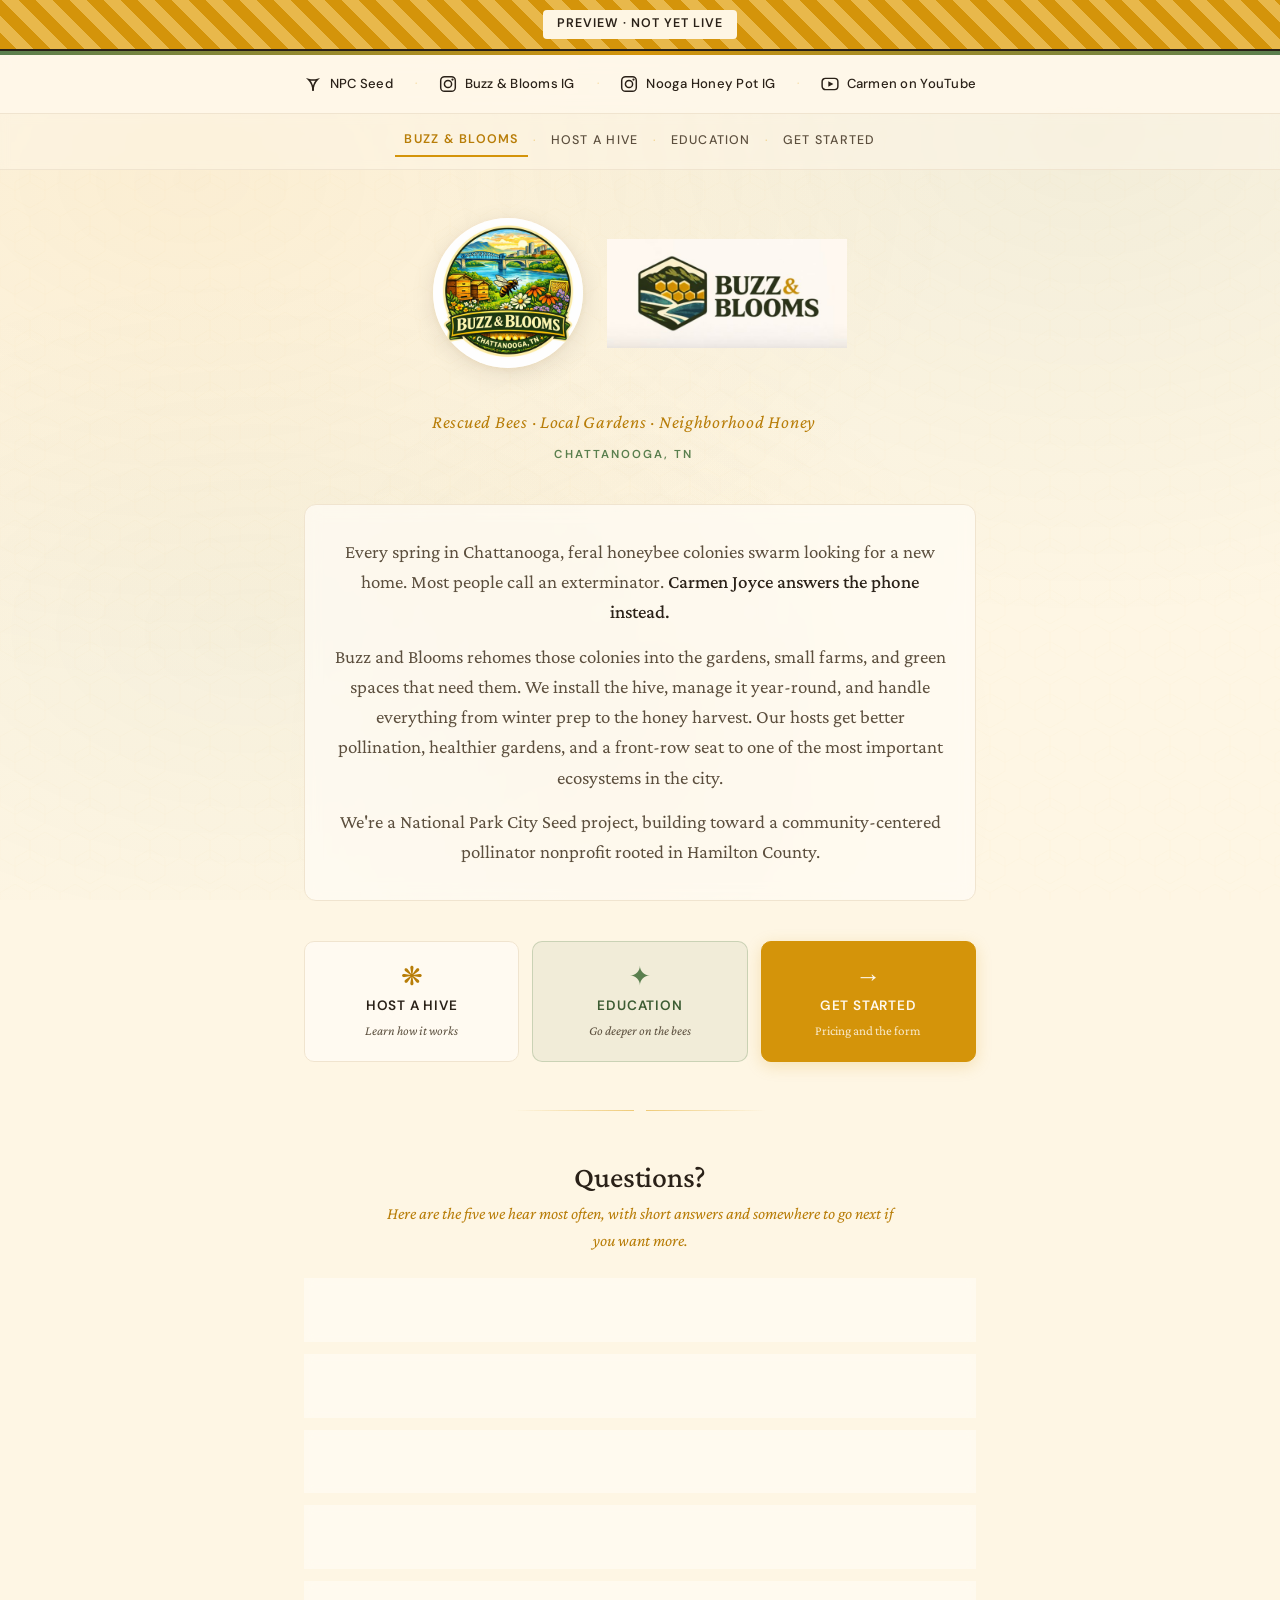
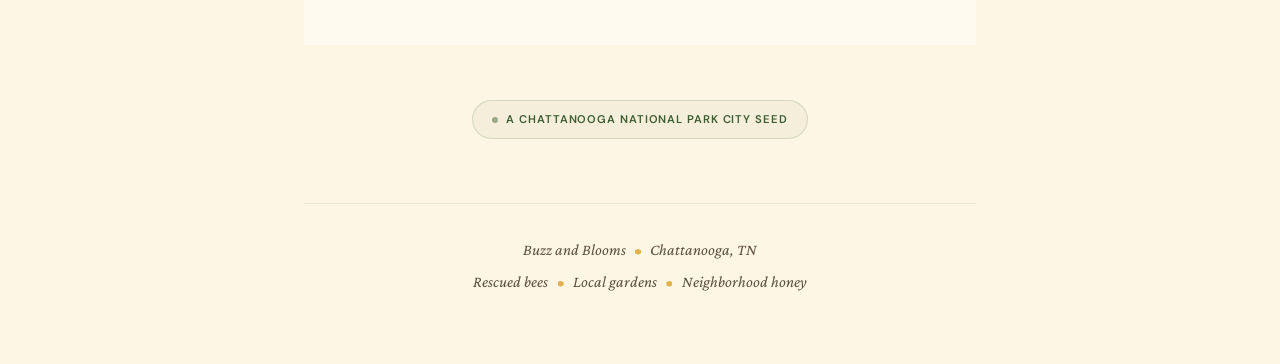
<file: index.html>
<!DOCTYPE html>
<html lang="en">
<head>
<meta charset="UTF-8">
<meta name="viewport" content="width=device-width, initial-scale=1.0">
<title>Buzz and Blooms | Rescued Bees · Local Gardens · Neighborhood Honey</title>
<meta name="description" content="Buzz and Blooms rehomes feral bee colonies into gardens and small farms across Chattanooga. A Chattanooga National Park City Seed project, building toward a community-centered pollinator nonprofit.">
<meta property="og:title" content="Buzz and Blooms | Chattanooga, TN">
<meta property="og:description" content="Rescued bees. Local gardens. Neighborhood honey. A Chattanooga National Park City Seed.">
<meta property="og:type" content="website">
<meta property="og:url" content="https://buzzandbloomschatt.com">

<link rel="preconnect" href="https://fonts.googleapis.com">
<link rel="preconnect" href="https://fonts.gstatic.com" crossorigin>
<link href="https://fonts.googleapis.com/css2?family=Crimson+Pro:ital,wght@0,300;0,400;0,500;0,600;1,300;1,400&family=DM+Sans:wght@400;500;600&display=swap" rel="stylesheet">

<!-- Shared stylesheet -->
<link rel="stylesheet" href="styles.css">

<style>
  /* ---------- Landing-specific styles ---------- */

  /* Logos side by side - kept from original landing page */
  .logos {
    display: flex;
    align-items: center;
    justify-content: center;
    gap: 1.5rem;
    margin-bottom: 2rem;
    opacity: 0;
    animation: fadeUp 0.9s ease-out 0.15s forwards;
  }
  .logos .badge img {
    width: 150px;
    max-width: 35vw;
    height: auto;
    border-radius: 50%;
    box-shadow:
      0 6px 24px rgba(42, 33, 24, 0.1),
      0 2px 6px rgba(212, 148, 10, 0.08);
  }
  .logos .lockup img {
    width: 240px;
    max-width: 50vw;
    height: auto;
  }

  .tagline-block {
    text-align: center;
    margin-bottom: 2.5rem;
    opacity: 0;
    animation: fadeUp 0.9s ease-out 0.5s forwards;
  }
  .subtitle {
    font-family: 'Crimson Pro', serif;
    font-style: italic;
    font-size: 1.15rem;
    color: var(--honey-deep);
    letter-spacing: 0.04em;
    margin-bottom: 0.5rem;
  }
  .location {
    font-family: 'DM Sans', sans-serif;
    font-size: 0.72rem;
    font-weight: 600;
    letter-spacing: 0.18em;
    text-transform: uppercase;
    color: var(--sage);
  }

  /* Hero intro - the new real-homepage copy */
  .homepage-lede {
    background: rgba(255, 253, 247, 0.7);
    border: 1px solid var(--cream-dark);
    border-radius: 12px;
    padding: 2rem 1.8rem;
    margin-bottom: 2.5rem;
    backdrop-filter: blur(8px);
    opacity: 0;
    animation: fadeUp 0.9s ease-out 0.7s forwards;
  }
  .homepage-lede p {
    font-family: 'Crimson Pro', serif;
    font-size: 1.18rem;
    line-height: 1.6;
    color: var(--ink-soft);
    text-align: center;
    max-width: none;
    margin-bottom: 0.9rem;
  }
  .homepage-lede p:last-child { margin-bottom: 0; }
  .homepage-lede p strong { color: var(--ink); font-weight: 500; }

  /* Three routing buttons */
  .routing-buttons {
    display: grid;
    grid-template-columns: repeat(3, 1fr);
    gap: 0.8rem;
    margin: 2rem 0;
    opacity: 0;
    animation: fadeUp 0.9s ease-out 0.85s forwards;
  }
  .route-btn {
    display: flex;
    flex-direction: column;
    align-items: center;
    justify-content: center;
    gap: 0.5rem;
    padding: 1.4rem 1rem;
    text-align: center;
    border-radius: 10px;
    text-decoration: none;
    transition: all 0.25s ease;
    border: 1px solid transparent;
  }
  .route-btn .route-icon {
    font-family: 'Crimson Pro', serif;
    font-size: 1.6rem;
    line-height: 1;
  }
  .route-btn .route-label {
    font-family: 'DM Sans', sans-serif;
    font-size: 0.85rem;
    font-weight: 600;
    letter-spacing: 0.06em;
    text-transform: uppercase;
    line-height: 1.2;
  }
  .route-btn .route-desc {
    font-family: 'Crimson Pro', serif;
    font-style: italic;
    font-size: 0.82rem;
    color: var(--ink-soft);
    line-height: 1.3;
  }
  .route-btn.learn {
    background: rgba(255, 253, 247, 0.7);
    border-color: var(--cream-dark);
    color: var(--ink);
  }
  .route-btn.learn:hover {
    border-color: var(--honey-light);
    background: rgba(255, 248, 236, 0.9);
    transform: translateY(-2px);
  }
  .route-btn.learn .route-icon { color: var(--honey-deep); }
  .route-btn.explore {
    background: rgba(90, 127, 78, 0.08);
    border-color: rgba(90, 127, 78, 0.25);
    color: var(--sage-deep);
  }
  .route-btn.explore:hover {
    border-color: var(--sage);
    background: rgba(90, 127, 78, 0.15);
    transform: translateY(-2px);
  }
  .route-btn.explore .route-icon { color: var(--sage); }
  .route-btn.act {
    background: var(--honey);
    color: var(--cream);
    border-color: var(--honey);
    box-shadow: 0 4px 16px rgba(212, 148, 10, 0.22);
  }
  .route-btn.act:hover {
    background: var(--honey-deep);
    border-color: var(--honey-deep);
    transform: translateY(-2px);
    box-shadow: 0 8px 24px rgba(212, 148, 10, 0.35);
  }
  .route-btn.act .route-icon { color: var(--cream); }
  .route-btn.act .route-desc { color: rgba(255, 248, 236, 0.85); font-style: normal; }
  @media (max-width: 640px) {
    .routing-buttons { grid-template-columns: 1fr; }
  }

  /* Section headings above FAQ */
  .faq-section-heading {
    text-align: center;
    margin: 1.5rem 0 1.5rem;
  }
  .faq-section-heading h2 {
    margin-bottom: 0.4rem;
  }
  .faq-section-heading p {
    font-family: 'Crimson Pro', serif;
    font-style: italic;
    color: var(--honey-deep);
    font-size: 1.05rem;
    margin: 0 auto;
    max-width: 32rem;
  }

  /* NPC badge - kept from original landing */
  .npc-badge {
    display: inline-flex;
    align-items: center;
    gap: 0.5rem;
    font-family: 'DM Sans', sans-serif;
    font-size: 0.7rem;
    font-weight: 600;
    letter-spacing: 0.08em;
    text-transform: uppercase;
    color: var(--sage-deep);
    text-align: center;
    padding: 0.6rem 1.2rem;
    border: 1px solid rgba(90, 127, 78, 0.2);
    border-radius: 24px;
    background: rgba(90, 127, 78, 0.06);
    margin: 2rem auto 0;
  }
  .npc-badge-wrap { text-align: center; }
  .npc-dot {
    width: 6px;
    height: 6px;
    background: var(--sage);
    border-radius: 50%;
    opacity: 0.6;
  }
</style>

</head>
<body>

<!-- Preview banner (REMOVE for production launch) -->
<div class="preview-banner">
  <span>Preview · Not yet live</span>
</div>

<div class="accent-bar"></div>

<!-- Link bar in header (shared across all pages) -->
<div class="link-bar">
  <div class="link-bar-inner">
    <a href="https://www.npcseeds.org/seeds/0ba0ef82-71f8-458d-8ea9-48633b9c30ae" target="_blank" rel="noopener" aria-label="National Park City Seed">
      <svg viewBox="0 0 16 16" fill="none" stroke="currentColor" stroke-width="1.4" xmlns="http://www.w3.org/2000/svg">
        <path d="M8 14 Q8 8 4 4 Q8 5 12 4 Q8 8 8 14Z"/>
        <line x1="8" y1="14" x2="8" y2="9"/>
      </svg>
      <span>NPC Seed</span>
    </a>
    <span class="link-sep">·</span>
    <a href="https://www.instagram.com/buzzandbloomschatt/" target="_blank" rel="noopener" aria-label="Buzz and Blooms on Instagram">
      <svg viewBox="0 0 16 16" fill="none" stroke="currentColor" stroke-width="1.3" xmlns="http://www.w3.org/2000/svg">
        <rect x="1.5" y="1.5" width="13" height="13" rx="3.5"/>
        <circle cx="8" cy="8" r="3.2"/>
        <circle cx="12" cy="4" r="1" fill="currentColor" stroke="none"/>
      </svg>
      <span>Buzz &amp; Blooms IG</span>
    </a>
    <span class="link-sep">·</span>
    <a href="https://www.instagram.com/noogahoneypot/" target="_blank" rel="noopener" aria-label="Nooga Honey Pot on Instagram">
      <svg viewBox="0 0 16 16" fill="none" stroke="currentColor" stroke-width="1.3" xmlns="http://www.w3.org/2000/svg">
        <rect x="1.5" y="1.5" width="13" height="13" rx="3.5"/>
        <circle cx="8" cy="8" r="3.2"/>
        <circle cx="12" cy="4" r="1" fill="currentColor" stroke="none"/>
      </svg>
      <span>Nooga Honey Pot IG</span>
    </a>
    <span class="link-sep">·</span>
    <a href="https://www.youtube.com/@noogahoneypot" target="_blank" rel="noopener" aria-label="Nooga Honey Pot on YouTube">
      <svg viewBox="0 0 16 16" fill="none" stroke="currentColor" stroke-width="1.3" xmlns="http://www.w3.org/2000/svg">
        <rect x="1" y="3" width="14" height="10" rx="3"/>
        <polygon points="6.5,5.5 11,8 6.5,10.5" fill="currentColor" stroke="none"/>
      </svg>
      <span>Carmen on YouTube</span>
    </a>
  </div>
</div>

<!-- Page strip (lateral navigation between site pages) -->
<nav class="page-strip" aria-label="Site pages">
  <div class="page-strip-inner">
    <span class="page-strip-current">Buzz &amp; Blooms</span>
    <span class="page-strip-sep">·</span>
    <a href="host-a-hive.html">Host a Hive</a>
    <span class="page-strip-sep">·</span>
    <a href="education.html">Education</a>
    <span class="page-strip-sep">·</span>
    <a href="get-started.html">Get Started</a>
  </div>
</nav>

<!-- Flying bees -->
<div class="bee" aria-hidden="true"><svg viewBox="0 0 22 22" xmlns="http://www.w3.org/2000/svg"><ellipse cx="13" cy="11" rx="6.5" ry="4.5" fill="#D4940A" opacity="0.85"/><line x1="9.5" y1="7" x2="9.5" y2="15" stroke="#2A2118" stroke-width="1" opacity="0.45"/><line x1="13" y1="6.5" x2="13" y2="15.5" stroke="#2A2118" stroke-width="1" opacity="0.45"/><circle cx="6" cy="11" r="2.8" fill="#2A2118" opacity="0.5"/><ellipse cx="10" cy="5.5" rx="4.5" ry="2.8" fill="none" stroke="#D4940A" stroke-width="0.6" opacity="0.4" transform="rotate(-15, 10, 5.5)"/><ellipse cx="14" cy="5" rx="4" ry="2.5" fill="none" stroke="#D4940A" stroke-width="0.6" opacity="0.3" transform="rotate(-20, 14, 5)"/></svg></div>
<div class="bee" aria-hidden="true"><svg viewBox="0 0 22 22" xmlns="http://www.w3.org/2000/svg"><ellipse cx="13" cy="11" rx="6.5" ry="4.5" fill="#D4940A" opacity="0.85"/><line x1="9.5" y1="7" x2="9.5" y2="15" stroke="#2A2118" stroke-width="1" opacity="0.45"/><line x1="13" y1="6.5" x2="13" y2="15.5" stroke="#2A2118" stroke-width="1" opacity="0.45"/><circle cx="6" cy="11" r="2.8" fill="#2A2118" opacity="0.5"/><ellipse cx="10" cy="5.5" rx="4.5" ry="2.8" fill="none" stroke="#D4940A" stroke-width="0.6" opacity="0.4" transform="rotate(-15, 10, 5.5)"/><ellipse cx="14" cy="5" rx="4" ry="2.5" fill="none" stroke="#D4940A" stroke-width="0.6" opacity="0.3" transform="rotate(-20, 14, 5)"/></svg></div>
<div class="bee" aria-hidden="true"><svg viewBox="0 0 22 22" xmlns="http://www.w3.org/2000/svg"><ellipse cx="13" cy="11" rx="6.5" ry="4.5" fill="#D4940A" opacity="0.85"/><line x1="9.5" y1="7" x2="9.5" y2="15" stroke="#2A2118" stroke-width="1" opacity="0.45"/><line x1="13" y1="6.5" x2="13" y2="15.5" stroke="#2A2118" stroke-width="1" opacity="0.45"/><circle cx="6" cy="11" r="2.8" fill="#2A2118" opacity="0.5"/><ellipse cx="10" cy="5.5" rx="4.5" ry="2.8" fill="none" stroke="#D4940A" stroke-width="0.6" opacity="0.4" transform="rotate(-15, 10, 5.5)"/><ellipse cx="14" cy="5" rx="4" ry="2.5" fill="none" stroke="#D4940A" stroke-width="0.6" opacity="0.3" transform="rotate(-20, 14, 5)"/></svg></div>
<div class="bee" aria-hidden="true"><svg viewBox="0 0 22 22" xmlns="http://www.w3.org/2000/svg"><ellipse cx="13" cy="11" rx="6.5" ry="4.5" fill="#D4940A" opacity="0.85"/><line x1="9.5" y1="7" x2="9.5" y2="15" stroke="#2A2118" stroke-width="1" opacity="0.45"/><line x1="13" y1="6.5" x2="13" y2="15.5" stroke="#2A2118" stroke-width="1" opacity="0.45"/><circle cx="6" cy="11" r="2.8" fill="#2A2118" opacity="0.5"/><ellipse cx="10" cy="5.5" rx="4.5" ry="2.8" fill="none" stroke="#D4940A" stroke-width="0.6" opacity="0.4" transform="rotate(-15, 10, 5.5)"/><ellipse cx="14" cy="5" rx="4" ry="2.5" fill="none" stroke="#D4940A" stroke-width="0.6" opacity="0.3" transform="rotate(-20, 14, 5)"/></svg></div>
<div class="bee" aria-hidden="true"><svg viewBox="0 0 22 22" xmlns="http://www.w3.org/2000/svg"><ellipse cx="13" cy="11" rx="6.5" ry="4.5" fill="#D4940A" opacity="0.85"/><line x1="9.5" y1="7" x2="9.5" y2="15" stroke="#2A2118" stroke-width="1" opacity="0.45"/><line x1="13" y1="6.5" x2="13" y2="15.5" stroke="#2A2118" stroke-width="1" opacity="0.45"/><circle cx="6" cy="11" r="2.8" fill="#2A2118" opacity="0.5"/><ellipse cx="10" cy="5.5" rx="4.5" ry="2.8" fill="none" stroke="#D4940A" stroke-width="0.6" opacity="0.4" transform="rotate(-15, 10, 5.5)"/><ellipse cx="14" cy="5" rx="4" ry="2.5" fill="none" stroke="#D4940A" stroke-width="0.6" opacity="0.3" transform="rotate(-20, 14, 5)"/></svg></div>
<div class="bee" aria-hidden="true"><svg viewBox="0 0 22 22" xmlns="http://www.w3.org/2000/svg"><ellipse cx="13" cy="11" rx="6.5" ry="4.5" fill="#D4940A" opacity="0.85"/><line x1="9.5" y1="7" x2="9.5" y2="15" stroke="#2A2118" stroke-width="1" opacity="0.45"/><line x1="13" y1="6.5" x2="13" y2="15.5" stroke="#2A2118" stroke-width="1" opacity="0.45"/><circle cx="6" cy="11" r="2.8" fill="#2A2118" opacity="0.5"/><ellipse cx="10" cy="5.5" rx="4.5" ry="2.8" fill="none" stroke="#D4940A" stroke-width="0.6" opacity="0.4" transform="rotate(-15, 10, 5.5)"/><ellipse cx="14" cy="5" rx="4" ry="2.5" fill="none" stroke="#D4940A" stroke-width="0.6" opacity="0.3" transform="rotate(-20, 14, 5)"/></svg></div>
<div class="bee" aria-hidden="true"><svg viewBox="0 0 22 22" xmlns="http://www.w3.org/2000/svg"><ellipse cx="13" cy="11" rx="6.5" ry="4.5" fill="#D4940A" opacity="0.85"/><line x1="9.5" y1="7" x2="9.5" y2="15" stroke="#2A2118" stroke-width="1" opacity="0.45"/><line x1="13" y1="6.5" x2="13" y2="15.5" stroke="#2A2118" stroke-width="1" opacity="0.45"/><circle cx="6" cy="11" r="2.8" fill="#2A2118" opacity="0.5"/><ellipse cx="10" cy="5.5" rx="4.5" ry="2.8" fill="none" stroke="#D4940A" stroke-width="0.6" opacity="0.4" transform="rotate(-15, 10, 5.5)"/><ellipse cx="14" cy="5" rx="4" ry="2.5" fill="none" stroke="#D4940A" stroke-width="0.6" opacity="0.3" transform="rotate(-20, 14, 5)"/></svg></div>
<div class="bee" aria-hidden="true"><svg viewBox="0 0 22 22" xmlns="http://www.w3.org/2000/svg"><ellipse cx="13" cy="11" rx="6.5" ry="4.5" fill="#D4940A" opacity="0.85"/><line x1="9.5" y1="7" x2="9.5" y2="15" stroke="#2A2118" stroke-width="1" opacity="0.45"/><line x1="13" y1="6.5" x2="13" y2="15.5" stroke="#2A2118" stroke-width="1" opacity="0.45"/><circle cx="6" cy="11" r="2.8" fill="#2A2118" opacity="0.5"/><ellipse cx="10" cy="5.5" rx="4.5" ry="2.8" fill="none" stroke="#D4940A" stroke-width="0.6" opacity="0.4" transform="rotate(-15, 10, 5.5)"/><ellipse cx="14" cy="5" rx="4" ry="2.5" fill="none" stroke="#D4940A" stroke-width="0.6" opacity="0.3" transform="rotate(-20, 14, 5)"/></svg></div>

<main class="page">

  <div class="logos">
    <div class="badge">
      <img src="logo-badge.png" alt="Buzz and Blooms Chattanooga illustrated badge">
    </div>
    <div class="lockup">
      <img src="logo-horizontal.png" alt="Buzz and Blooms logo with mountain, river, and honeycomb">
    </div>
  </div>

  <div class="tagline-block">
    <p class="subtitle">Rescued Bees · Local Gardens · Neighborhood Honey</p>
    <p class="location">Chattanooga, TN</p>
  </div>

  <div class="homepage-lede">
    <p>
      Every spring in Chattanooga, feral honeybee colonies swarm looking for a new home. Most people call an exterminator. <strong>Carmen Joyce answers the phone instead.</strong>
    </p>
    <p>
      Buzz and Blooms rehomes those colonies into the gardens, small farms, and green spaces that need them. We install the hive, manage it year-round, and handle everything from winter prep to the honey harvest. Our hosts get better pollination, healthier gardens, and a front-row seat to one of the most important ecosystems in the city.
    </p>
    <p>
      We're a National Park City Seed project, building toward a community-centered pollinator nonprofit rooted in Hamilton County.
    </p>
  </div>

  <!-- Three routing buttons -->
  <div class="routing-buttons">
    <a href="host-a-hive.html" class="route-btn learn">
      <span class="route-icon">❋</span>
      <span class="route-label">Host a Hive</span>
      <span class="route-desc">Learn how it works</span>
    </a>
    <a href="education.html" class="route-btn explore">
      <span class="route-icon">✦</span>
      <span class="route-label">Education</span>
      <span class="route-desc">Go deeper on the bees</span>
    </a>
    <a href="get-started.html" class="route-btn act">
      <span class="route-icon">→</span>
      <span class="route-label">Get Started</span>
      <span class="route-desc">Pricing and the form</span>
    </a>
  </div>

  <hr class="rule">

  <div class="faq-section-heading">
    <h2>Questions?</h2>
    <p>Here are the five we hear most often, with short answers and somewhere to go next if you want more.</p>
  </div>

  <div class="faq-accordion">

    <details class="faq-item">
      <summary>What is Buzz and Blooms?</summary>
      <div class="faq-body">
        <p>
          Buzz and Blooms is a Chattanooga-based project that rehomes feral honeybee colonies into gardens, small farms, churches, and community sites that need pollination. The bees are local, already adapted to the region, and would otherwise be exterminated. Our host sites gain stronger pollination, more food coming off their land, and honey at harvest. The hosts do none of the beekeeping. That's our job.
        </p>
        <p>
          The project started as a 2026 National Park City Seed submission, led by Master Beekeeper Carmen Joyce of Nooga Honey Pot and community organizer Christopher Guest. The longer-term vision is to build this into a community-centered nonprofit with stable pay for Carmen and a growing network of hives across Hamilton County.
        </p>
        <a href="host-a-hive.html" class="faq-body-link">Learn how hosting works</a>
      </div>
    </details>

    <details class="faq-item">
      <summary>Can I get bees on my property?</summary>
      <div class="faq-body">
        <p>
          Probably, yes. If you have a backyard, a farm, a homestead, a church ground, a business with some green space, or larger acreage, and the site gets decent sun and isn't sprayed with broad-spectrum pesticides, it's likely a candidate. We walk the property with you before anything is installed, which means no commitment on your end until we've both said yes.
        </p>
        <p>
          A hive takes up about two square feet. Most residential yards and community sites can comfortably host one or two. The Host a Hive page walks through what we look for and what the experience is like.
        </p>
        <a href="host-a-hive.html" class="faq-body-link">See the full Host a Hive page</a>
      </div>
    </details>

    <details class="faq-item">
      <summary>What does it cost?</summary>
      <div class="faq-body">
        <p>
          Our standard year-round hosting rate is <strong>$1,500 as a one-time startup fee</strong>, plus <strong>$100 per month from April through October</strong> (the active season) and <strong>$75 per month from November through March</strong> (winter management). First-year total works out to $2,575 for one hive, fully managed from install through next spring.
        </p>
        <p>
          We also offer a one-season tier, and multi-year partner tiers with lower effective rates for longer commitments. All of that is laid out on the Get Started page, along with the form to start the conversation.
        </p>
        <a href="get-started.html" class="faq-body-link">See full pricing and the form</a>
      </div>
    </details>

    <details class="faq-item">
      <summary>Is this safe around kids and neighbors?</summary>
      <div class="faq-body">
        <p>
          Yes, with reasonable planning. A managed honeybee is generally calm and focused on foraging. The stings most people associate with bees actually come from yellow jackets and hornets, which are different insects altogether. Before we install a hive, Carmen walks the site with the people who'll be near it, including kids, and teaches them what to expect.
        </p>
        <p>
          We also plan around swarming, which is the natural way honeybee colonies split and find new homes. Host a Hive has a full breakdown, including how we reduce the risk of neighborhood swarms rather than add to it.
        </p>
        <a href="host-a-hive.html#faqs" class="faq-body-link">Read the safety questions on Host a Hive</a>
      </div>
    </details>

    <details class="faq-item">
      <summary>What about native bees?</summary>
      <div class="faq-body">
        <p>
          A real question, and one we take seriously. Competition between honeybees and native bees is primarily a concern in resource-scarce wildlands, not the gardens and small farms where we place our hives. We don't import bees from out of state. We aim to plant Tennessee natives like coneflower, beebalm, and mountain mint at our sites, and we ask hosts to commit to a no-pesticide practice, since pesticide use and habitat loss are the top drivers of native bee decline.
        </p>
        <p>
          We've written more on this over on the Education page, and plan to keep adding as we learn and grow.
        </p>
        <a href="education.html" class="faq-body-link">Go to the Education page</a>
      </div>
    </details>

  </div>

  <div class="npc-badge-wrap">
    <div class="npc-badge">
      <span class="npc-dot"></span>
      A Chattanooga National Park City Seed
    </div>
  </div>

  <footer>
    <p>Buzz and Blooms <span class="hex-mark"></span> Chattanooga, TN</p>
    <p>Rescued bees <span class="hex-mark"></span> Local gardens <span class="hex-mark"></span> Neighborhood honey</p>
  </footer>

</main>

</body>
</html>
</file>
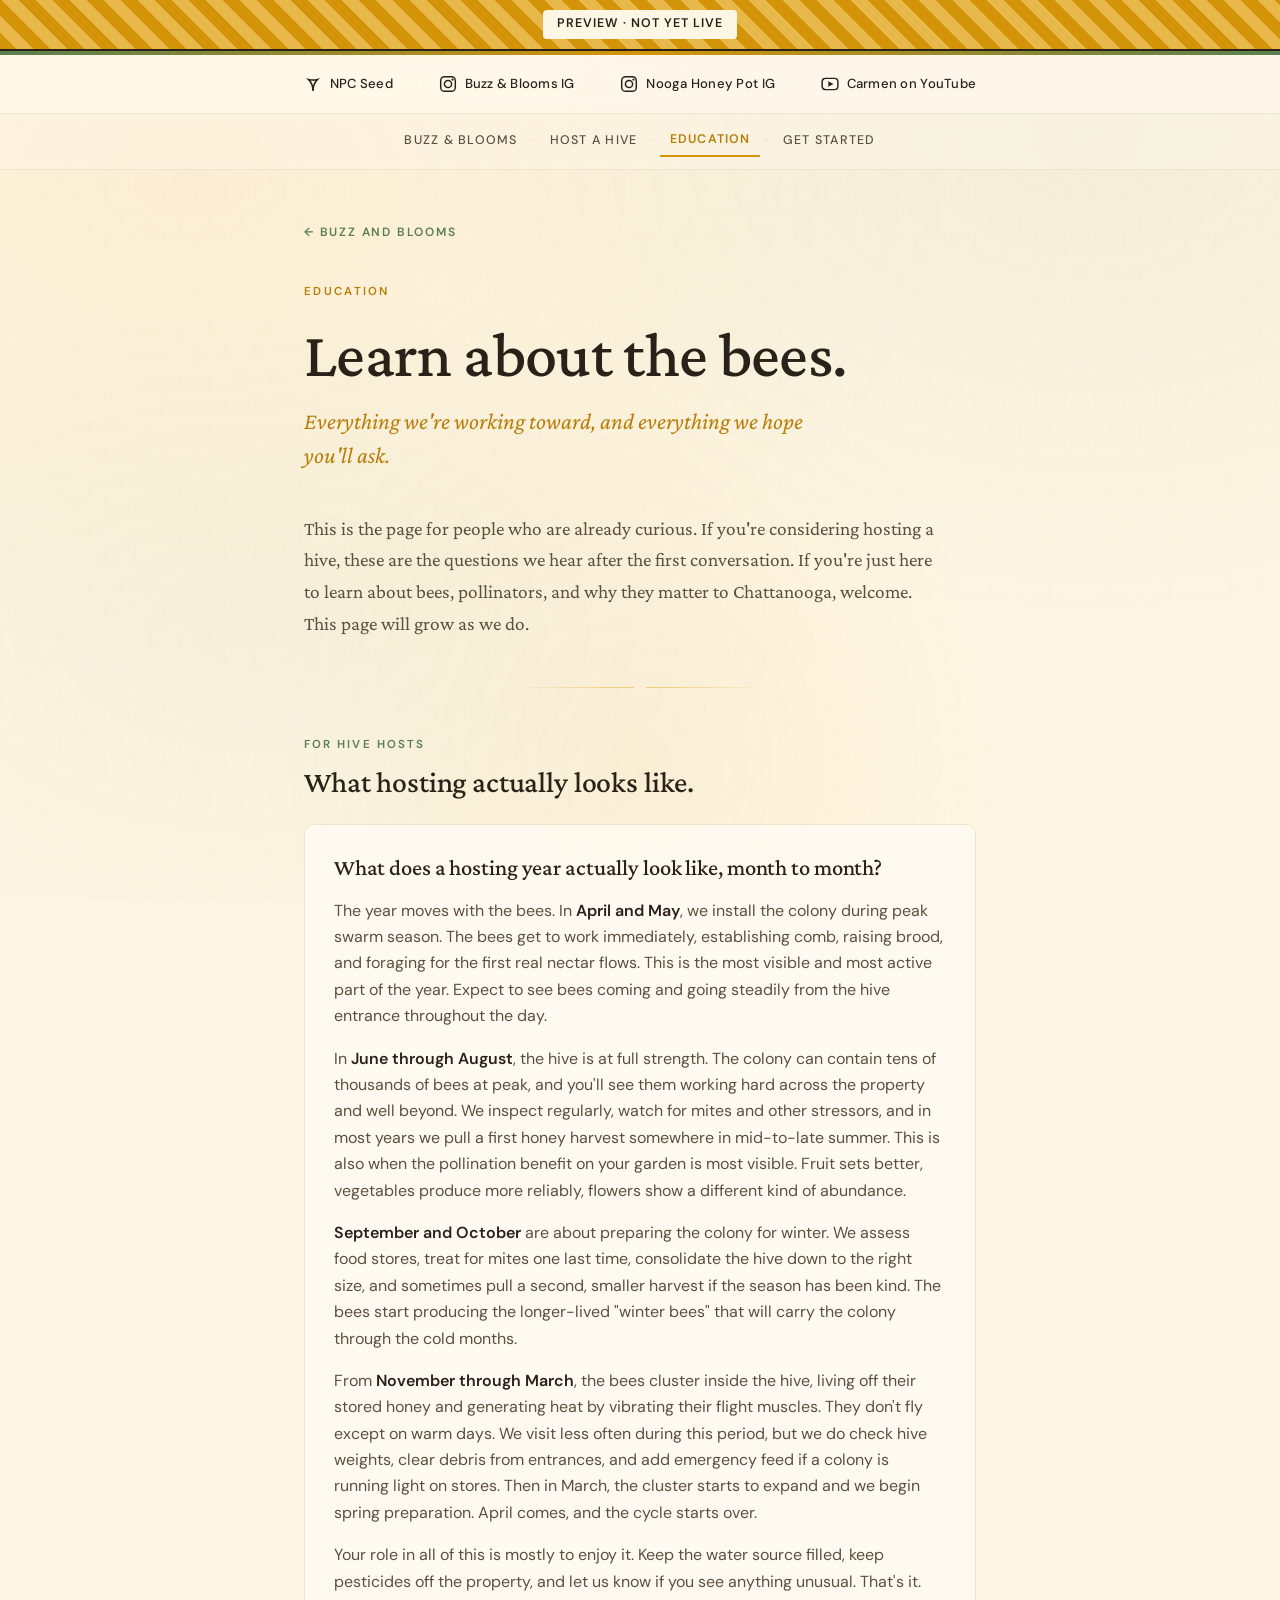
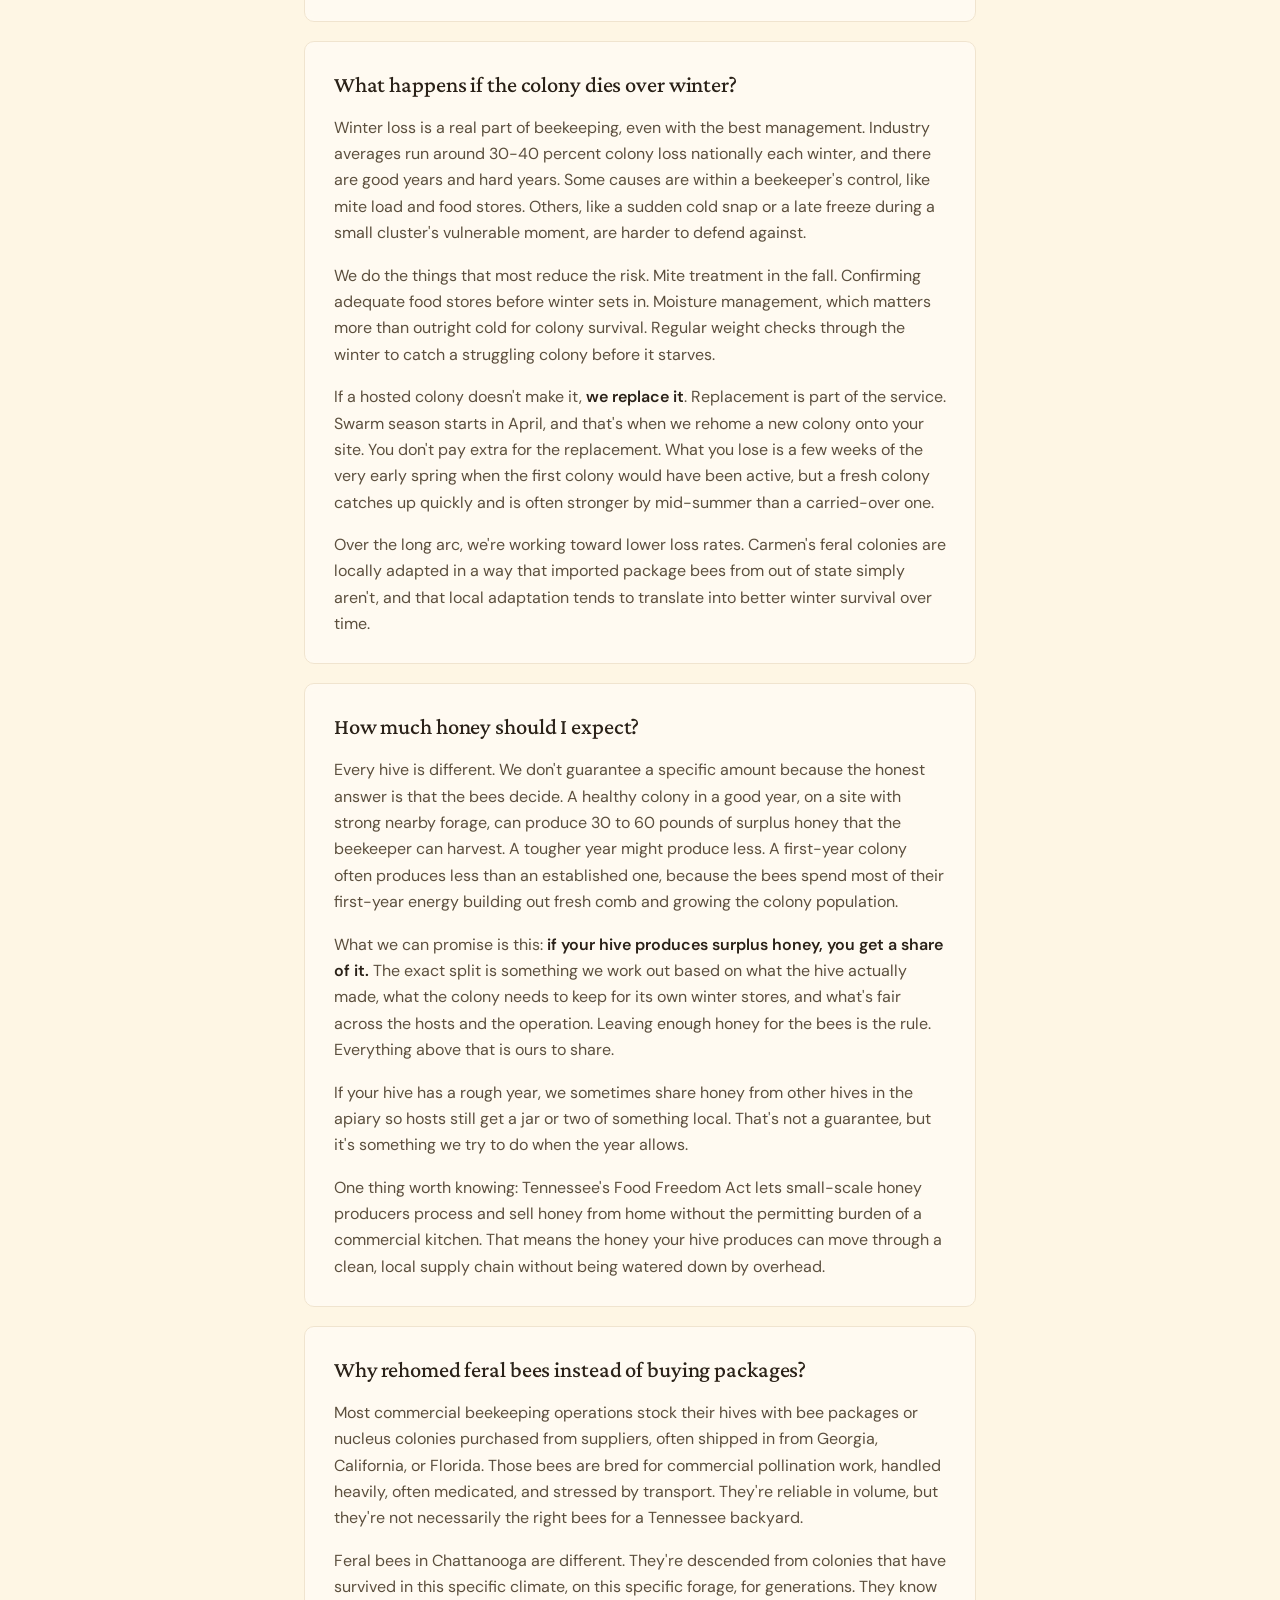
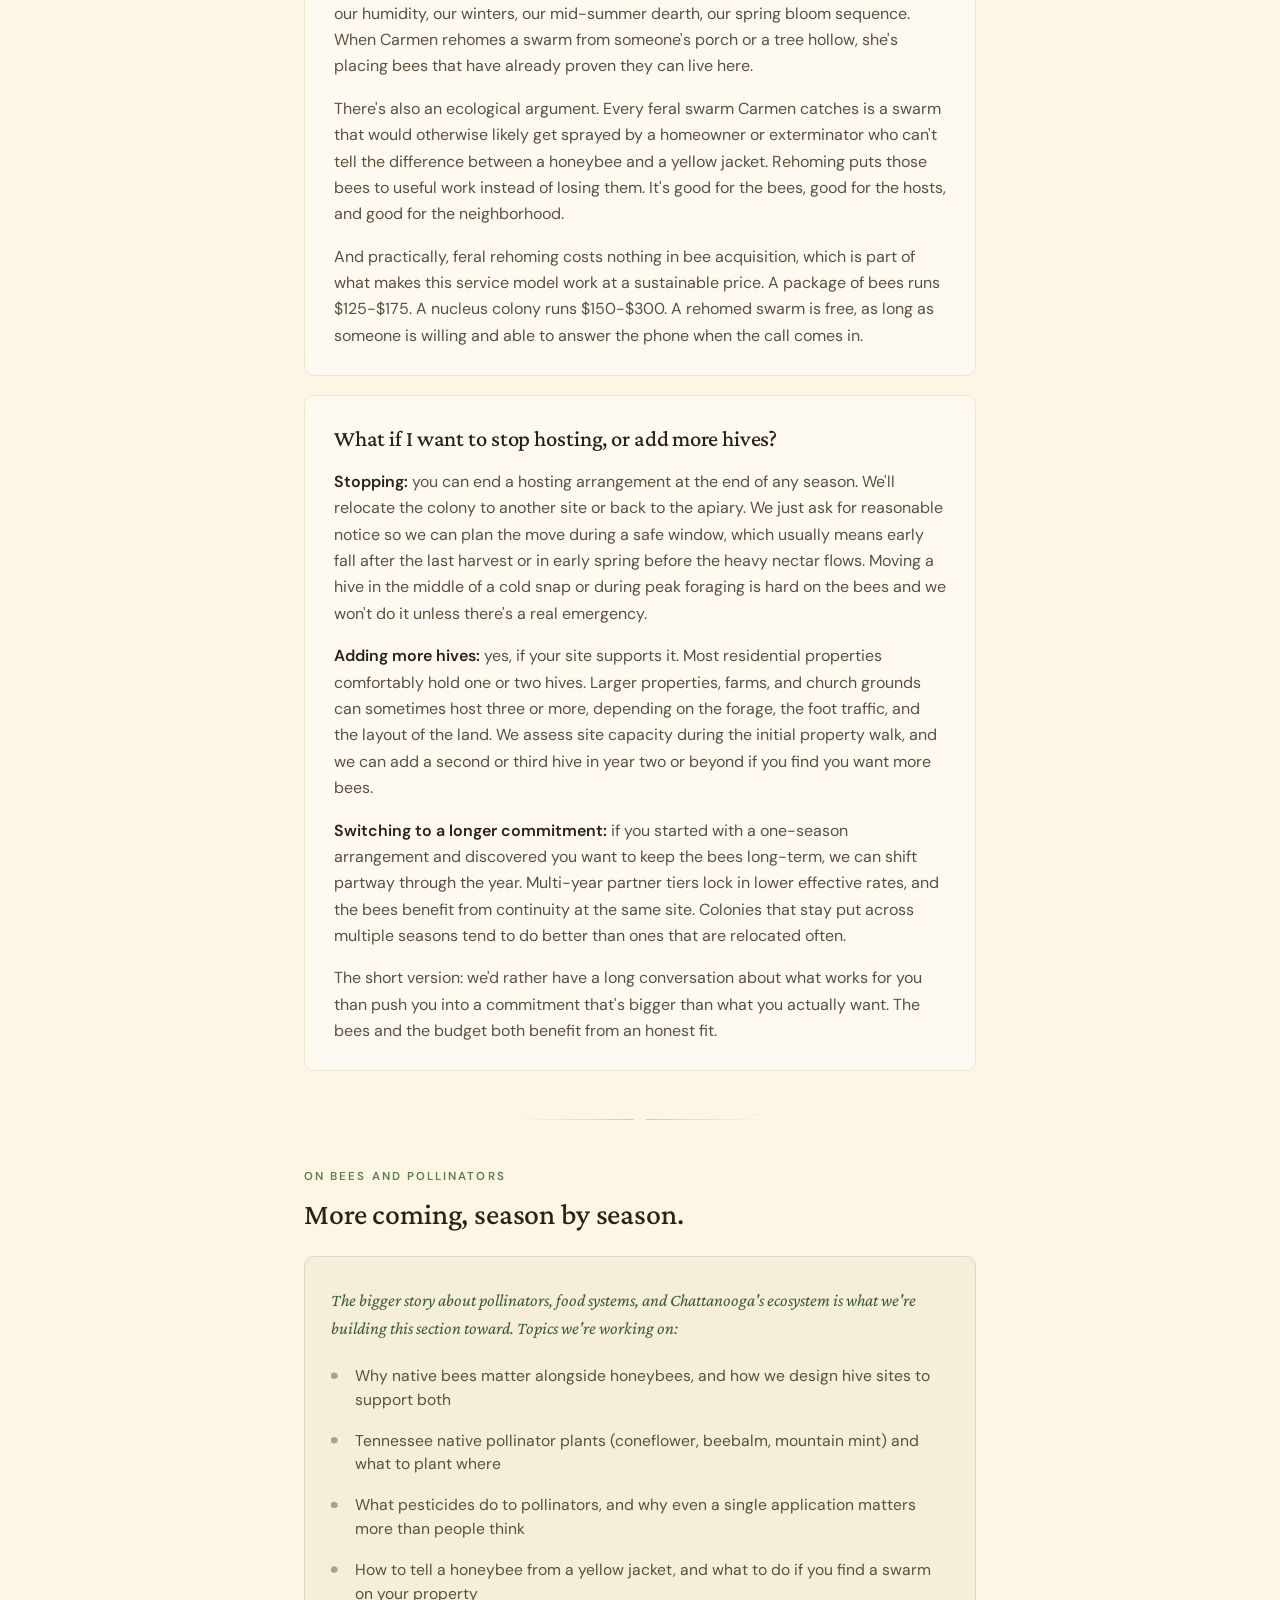
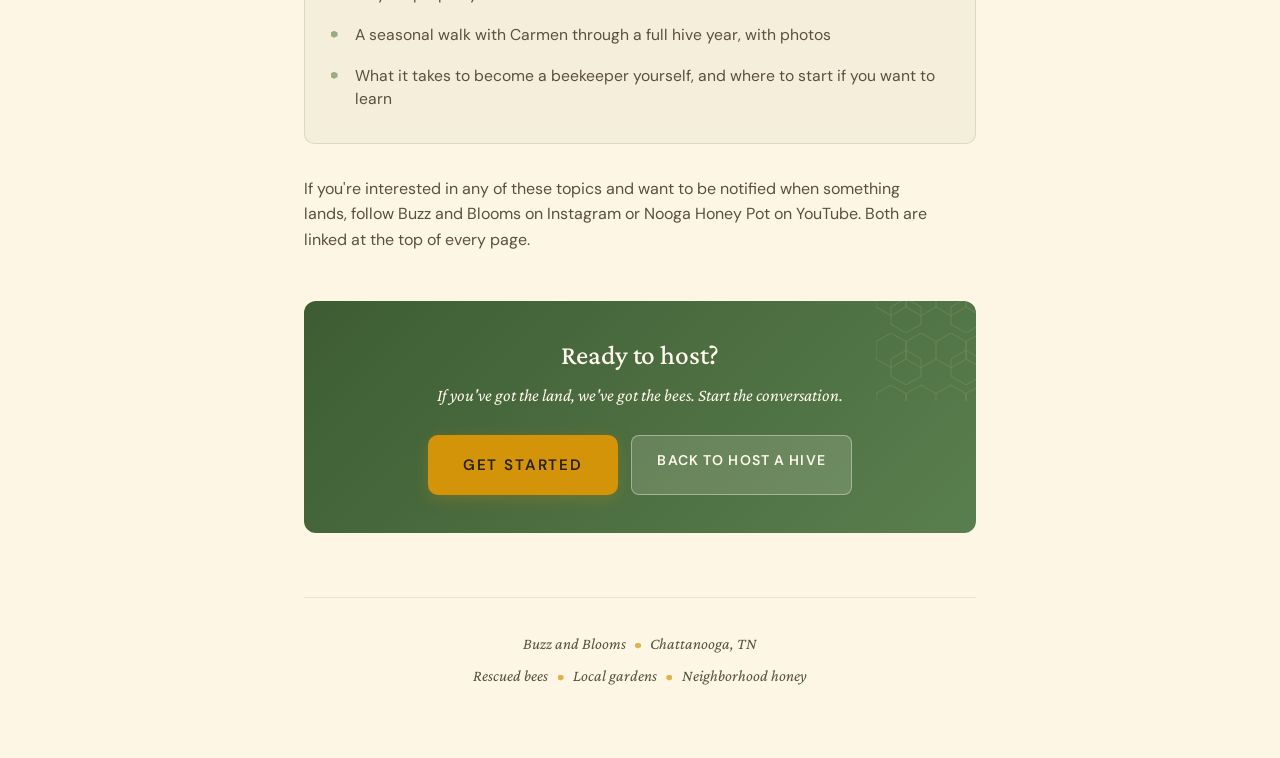
<file: education.html>
<!DOCTYPE html>
<html lang="en">
<head>
<meta charset="UTF-8">
<meta name="viewport" content="width=device-width, initial-scale=1.0">
<title>Education | Buzz and Blooms</title>
<meta name="description" content="Learn about the bees. What a hosting year looks like, how honey works, why we rehome feral colonies, and more. A growing resource from Buzz and Blooms in Chattanooga.">
<meta property="og:title" content="Education — Buzz and Blooms">
<meta property="og:description" content="Learn about the bees. A growing resource from Buzz and Blooms.">
<meta property="og:type" content="website">
<meta property="og:url" content="https://buzzandbloomschatt.com/education.html">

<link rel="preconnect" href="https://fonts.googleapis.com">
<link rel="preconnect" href="https://fonts.gstatic.com" crossorigin>
<link href="https://fonts.googleapis.com/css2?family=Crimson+Pro:ital,wght@0,300;0,400;0,500;0,600;1,300;1,400&family=DM+Sans:wght@400;500;600&display=swap" rel="stylesheet">

<link rel="stylesheet" href="styles.css">

<style>
  /* Education-specific styles - long-form FAQs open by default */
  .longform-faq {
    margin: 1.5rem 0 2.5rem;
  }
  .longform-item {
    background: rgba(255, 253, 247, 0.7);
    border: 1px solid var(--cream-dark);
    border-radius: 10px;
    padding: 1.8rem 1.8rem 1.6rem;
    margin-bottom: 1.2rem;
    backdrop-filter: blur(4px);
  }
  .longform-item h3 {
    font-family: 'Crimson Pro', serif;
    font-weight: 500;
    font-size: 1.4rem;
    line-height: 1.25;
    color: var(--ink);
    margin-bottom: 1rem;
    letter-spacing: -0.005em;
    text-transform: none;
    color: var(--ink);
  }
  .longform-item p {
    font-size: 1rem;
    color: var(--ink-soft);
    line-height: 1.65;
    margin-bottom: 1rem;
  }
  .longform-item p:last-child { margin-bottom: 0; }
  .longform-item p strong { color: var(--ink); font-weight: 600; }

  /* Coming soon placeholder */
  .coming-soon {
    background: rgba(90, 127, 78, 0.06);
    border: 1px solid rgba(90, 127, 78, 0.18);
    border-radius: 10px;
    padding: 1.8rem 1.6rem;
    margin: 1.5rem 0 2rem;
  }
  .coming-soon p.intro {
    font-family: 'Crimson Pro', serif;
    font-size: 1.1rem;
    font-style: italic;
    color: var(--sage-deep);
    margin-bottom: 1.2rem;
  }
  .coming-soon ul {
    list-style: none;
    display: flex;
    flex-direction: column;
    gap: 0.7rem;
    margin-top: 0.5rem;
  }
  .coming-soon ul li {
    padding: 0.2rem 0 0.2rem 1.5rem;
    position: relative;
    font-size: 0.98rem;
    color: var(--ink-soft);
    line-height: 1.5;
  }
  .coming-soon ul li::before {
    content: "";
    position: absolute;
    left: 0;
    top: 0.7rem;
    width: 7px;
    height: 7px;
    background: var(--sage);
    clip-path: polygon(50% 0%, 100% 25%, 100% 75%, 50% 100%, 0% 75%, 0% 25%);
    opacity: 0.6;
  }

  /* CTA block at the bottom */
  .cta-block {
    background: linear-gradient(135deg, var(--sage-deep), var(--sage));
    color: var(--cream);
    padding: 2.4rem 2rem;
    margin: 3rem 0 1rem;
    border-radius: 12px;
    text-align: center;
    position: relative;
    overflow: hidden;
  }
  .cta-block::before {
    content: "";
    position: absolute;
    top: -20px;
    right: -20px;
    width: 120px;
    height: 120px;
    background-image: url("data:image/svg+xml,%3Csvg width='60' height='52' viewBox='0 0 60 52' xmlns='http://www.w3.org/2000/svg'%3E%3Cpath d='M15 0 L30 8.66 L30 25.98 L15 34.64 L0 25.98 L0 8.66Z' fill='none' stroke='%23F5D280' stroke-width='1'/%3E%3Cpath d='M45 0 L60 8.66 L60 25.98 L45 34.64 L30 25.98 L30 8.66Z' fill='none' stroke='%23F5D280' stroke-width='1'/%3E%3Cpath d='M30 17.32 L45 25.98 L45 43.3 L30 51.96 L15 43.3 L15 25.98Z' fill='none' stroke='%23F5D280' stroke-width='1'/%3E%3C/svg%3E");
    opacity: 0.15;
    pointer-events: none;
  }
  .cta-block h2 {
    color: var(--cream);
    font-family: 'Crimson Pro', serif;
    font-size: 1.7rem;
    margin-bottom: 0.6rem;
    position: relative;
  }
  .cta-block p {
    color: var(--cream);
    font-family: 'Crimson Pro', serif;
    font-style: italic;
    font-size: 1.1rem;
    max-width: 30rem;
    margin: 0 auto 1.6rem;
    position: relative;
  }
  .cta-block-actions {
    display: flex;
    gap: 0.8rem;
    justify-content: center;
    flex-wrap: wrap;
    position: relative;
  }
  .cta-block .cta {
    background: var(--honey);
    color: var(--ink);
  }
  .cta-block .cta:hover {
    background: var(--honey-light);
  }
  .cta-block .cta-secondary {
    background: rgba(255, 248, 236, 0.15);
    border-color: rgba(255, 248, 236, 0.4);
    color: var(--cream);
  }
  .cta-block .cta-secondary:hover {
    background: rgba(255, 248, 236, 0.25);
    border-color: var(--cream);
    color: var(--cream);
  }
</style>

</head>
<body>

<!-- Preview banner -->
<div class="preview-banner">
  <span>Preview · Not yet live</span>
</div>

<div class="accent-bar"></div>

<!-- Link bar -->
<div class="link-bar">
  <div class="link-bar-inner">
    <a href="https://www.npcseeds.org/seeds/0ba0ef82-71f8-458d-8ea9-48633b9c30ae" target="_blank" rel="noopener" aria-label="National Park City Seed">
      <svg viewBox="0 0 16 16" fill="none" stroke="currentColor" stroke-width="1.4" xmlns="http://www.w3.org/2000/svg"><path d="M8 14 Q8 8 4 4 Q8 5 12 4 Q8 8 8 14Z"/><line x1="8" y1="14" x2="8" y2="9"/></svg>
      <span>NPC Seed</span>
    </a>
    <span class="link-sep">·</span>
    <a href="https://www.instagram.com/buzzandbloomschatt/" target="_blank" rel="noopener" aria-label="Buzz and Blooms on Instagram">
      <svg viewBox="0 0 16 16" fill="none" stroke="currentColor" stroke-width="1.3" xmlns="http://www.w3.org/2000/svg"><rect x="1.5" y="1.5" width="13" height="13" rx="3.5"/><circle cx="8" cy="8" r="3.2"/><circle cx="12" cy="4" r="1" fill="currentColor" stroke="none"/></svg>
      <span>Buzz &amp; Blooms IG</span>
    </a>
    <span class="link-sep">·</span>
    <a href="https://www.instagram.com/noogahoneypot/" target="_blank" rel="noopener" aria-label="Nooga Honey Pot on Instagram">
      <svg viewBox="0 0 16 16" fill="none" stroke="currentColor" stroke-width="1.3" xmlns="http://www.w3.org/2000/svg"><rect x="1.5" y="1.5" width="13" height="13" rx="3.5"/><circle cx="8" cy="8" r="3.2"/><circle cx="12" cy="4" r="1" fill="currentColor" stroke="none"/></svg>
      <span>Nooga Honey Pot IG</span>
    </a>
    <span class="link-sep">·</span>
    <a href="https://www.youtube.com/@noogahoneypot" target="_blank" rel="noopener" aria-label="Nooga Honey Pot on YouTube">
      <svg viewBox="0 0 16 16" fill="none" stroke="currentColor" stroke-width="1.3" xmlns="http://www.w3.org/2000/svg"><rect x="1" y="3" width="14" height="10" rx="3"/><polygon points="6.5,5.5 11,8 6.5,10.5" fill="currentColor" stroke="none"/></svg>
      <span>Carmen on YouTube</span>
    </a>
  </div>
</div>

<!-- Page strip (lateral navigation between site pages) -->
<nav class="page-strip" aria-label="Site pages">
  <div class="page-strip-inner">
    <a href="index.html">Buzz &amp; Blooms</a>
    <span class="page-strip-sep">·</span>
    <a href="host-a-hive.html">Host a Hive</a>
    <span class="page-strip-sep">·</span>
    <span class="page-strip-current">Education</span>
    <span class="page-strip-sep">·</span>
    <a href="get-started.html">Get Started</a>
  </div>
</nav>

<!-- Flying bees -->
<div class="bee" aria-hidden="true"><svg viewBox="0 0 22 22" xmlns="http://www.w3.org/2000/svg"><ellipse cx="13" cy="11" rx="6.5" ry="4.5" fill="#D4940A" opacity="0.85"/><line x1="9.5" y1="7" x2="9.5" y2="15" stroke="#2A2118" stroke-width="1" opacity="0.45"/><line x1="13" y1="6.5" x2="13" y2="15.5" stroke="#2A2118" stroke-width="1" opacity="0.45"/><circle cx="6" cy="11" r="2.8" fill="#2A2118" opacity="0.5"/><ellipse cx="10" cy="5.5" rx="4.5" ry="2.8" fill="none" stroke="#D4940A" stroke-width="0.6" opacity="0.4" transform="rotate(-15, 10, 5.5)"/><ellipse cx="14" cy="5" rx="4" ry="2.5" fill="none" stroke="#D4940A" stroke-width="0.6" opacity="0.3" transform="rotate(-20, 14, 5)"/></svg></div>
<div class="bee" aria-hidden="true"><svg viewBox="0 0 22 22" xmlns="http://www.w3.org/2000/svg"><ellipse cx="13" cy="11" rx="6.5" ry="4.5" fill="#D4940A" opacity="0.85"/><line x1="9.5" y1="7" x2="9.5" y2="15" stroke="#2A2118" stroke-width="1" opacity="0.45"/><line x1="13" y1="6.5" x2="13" y2="15.5" stroke="#2A2118" stroke-width="1" opacity="0.45"/><circle cx="6" cy="11" r="2.8" fill="#2A2118" opacity="0.5"/><ellipse cx="10" cy="5.5" rx="4.5" ry="2.8" fill="none" stroke="#D4940A" stroke-width="0.6" opacity="0.4" transform="rotate(-15, 10, 5.5)"/><ellipse cx="14" cy="5" rx="4" ry="2.5" fill="none" stroke="#D4940A" stroke-width="0.6" opacity="0.3" transform="rotate(-20, 14, 5)"/></svg></div>
<div class="bee" aria-hidden="true"><svg viewBox="0 0 22 22" xmlns="http://www.w3.org/2000/svg"><ellipse cx="13" cy="11" rx="6.5" ry="4.5" fill="#D4940A" opacity="0.85"/><line x1="9.5" y1="7" x2="9.5" y2="15" stroke="#2A2118" stroke-width="1" opacity="0.45"/><line x1="13" y1="6.5" x2="13" y2="15.5" stroke="#2A2118" stroke-width="1" opacity="0.45"/><circle cx="6" cy="11" r="2.8" fill="#2A2118" opacity="0.5"/><ellipse cx="10" cy="5.5" rx="4.5" ry="2.8" fill="none" stroke="#D4940A" stroke-width="0.6" opacity="0.4" transform="rotate(-15, 10, 5.5)"/><ellipse cx="14" cy="5" rx="4" ry="2.5" fill="none" stroke="#D4940A" stroke-width="0.6" opacity="0.3" transform="rotate(-20, 14, 5)"/></svg></div>
<div class="bee" aria-hidden="true"><svg viewBox="0 0 22 22" xmlns="http://www.w3.org/2000/svg"><ellipse cx="13" cy="11" rx="6.5" ry="4.5" fill="#D4940A" opacity="0.85"/><line x1="9.5" y1="7" x2="9.5" y2="15" stroke="#2A2118" stroke-width="1" opacity="0.45"/><line x1="13" y1="6.5" x2="13" y2="15.5" stroke="#2A2118" stroke-width="1" opacity="0.45"/><circle cx="6" cy="11" r="2.8" fill="#2A2118" opacity="0.5"/><ellipse cx="10" cy="5.5" rx="4.5" ry="2.8" fill="none" stroke="#D4940A" stroke-width="0.6" opacity="0.4" transform="rotate(-15, 10, 5.5)"/><ellipse cx="14" cy="5" rx="4" ry="2.5" fill="none" stroke="#D4940A" stroke-width="0.6" opacity="0.3" transform="rotate(-20, 14, 5)"/></svg></div>
<div class="bee" aria-hidden="true"><svg viewBox="0 0 22 22" xmlns="http://www.w3.org/2000/svg"><ellipse cx="13" cy="11" rx="6.5" ry="4.5" fill="#D4940A" opacity="0.85"/><line x1="9.5" y1="7" x2="9.5" y2="15" stroke="#2A2118" stroke-width="1" opacity="0.45"/><line x1="13" y1="6.5" x2="13" y2="15.5" stroke="#2A2118" stroke-width="1" opacity="0.45"/><circle cx="6" cy="11" r="2.8" fill="#2A2118" opacity="0.5"/><ellipse cx="10" cy="5.5" rx="4.5" ry="2.8" fill="none" stroke="#D4940A" stroke-width="0.6" opacity="0.4" transform="rotate(-15, 10, 5.5)"/><ellipse cx="14" cy="5" rx="4" ry="2.5" fill="none" stroke="#D4940A" stroke-width="0.6" opacity="0.3" transform="rotate(-20, 14, 5)"/></svg></div>
<div class="bee" aria-hidden="true"><svg viewBox="0 0 22 22" xmlns="http://www.w3.org/2000/svg"><ellipse cx="13" cy="11" rx="6.5" ry="4.5" fill="#D4940A" opacity="0.85"/><line x1="9.5" y1="7" x2="9.5" y2="15" stroke="#2A2118" stroke-width="1" opacity="0.45"/><line x1="13" y1="6.5" x2="13" y2="15.5" stroke="#2A2118" stroke-width="1" opacity="0.45"/><circle cx="6" cy="11" r="2.8" fill="#2A2118" opacity="0.5"/><ellipse cx="10" cy="5.5" rx="4.5" ry="2.8" fill="none" stroke="#D4940A" stroke-width="0.6" opacity="0.4" transform="rotate(-15, 10, 5.5)"/><ellipse cx="14" cy="5" rx="4" ry="2.5" fill="none" stroke="#D4940A" stroke-width="0.6" opacity="0.3" transform="rotate(-20, 14, 5)"/></svg></div>
<div class="bee" aria-hidden="true"><svg viewBox="0 0 22 22" xmlns="http://www.w3.org/2000/svg"><ellipse cx="13" cy="11" rx="6.5" ry="4.5" fill="#D4940A" opacity="0.85"/><line x1="9.5" y1="7" x2="9.5" y2="15" stroke="#2A2118" stroke-width="1" opacity="0.45"/><line x1="13" y1="6.5" x2="13" y2="15.5" stroke="#2A2118" stroke-width="1" opacity="0.45"/><circle cx="6" cy="11" r="2.8" fill="#2A2118" opacity="0.5"/><ellipse cx="10" cy="5.5" rx="4.5" ry="2.8" fill="none" stroke="#D4940A" stroke-width="0.6" opacity="0.4" transform="rotate(-15, 10, 5.5)"/><ellipse cx="14" cy="5" rx="4" ry="2.5" fill="none" stroke="#D4940A" stroke-width="0.6" opacity="0.3" transform="rotate(-20, 14, 5)"/></svg></div>
<div class="bee" aria-hidden="true"><svg viewBox="0 0 22 22" xmlns="http://www.w3.org/2000/svg"><ellipse cx="13" cy="11" rx="6.5" ry="4.5" fill="#D4940A" opacity="0.85"/><line x1="9.5" y1="7" x2="9.5" y2="15" stroke="#2A2118" stroke-width="1" opacity="0.45"/><line x1="13" y1="6.5" x2="13" y2="15.5" stroke="#2A2118" stroke-width="1" opacity="0.45"/><circle cx="6" cy="11" r="2.8" fill="#2A2118" opacity="0.5"/><ellipse cx="10" cy="5.5" rx="4.5" ry="2.8" fill="none" stroke="#D4940A" stroke-width="0.6" opacity="0.4" transform="rotate(-15, 10, 5.5)"/><ellipse cx="14" cy="5" rx="4" ry="2.5" fill="none" stroke="#D4940A" stroke-width="0.6" opacity="0.3" transform="rotate(-20, 14, 5)"/></svg></div>

<main class="page">

  <a href="index.html" class="back">Buzz and Blooms</a>

  <section class="hero">
    <div class="eyebrow">Education</div>
    <h1>Learn about the bees.</h1>
    <p class="lede">Everything we're working toward, and everything we hope you'll ask.</p>
  </section>

  <p class="large">
    This is the page for people who are already curious. If you're considering hosting a hive, these are the questions we hear after the first conversation. If you're just here to learn about bees, pollinators, and why they matter to Chattanooga, welcome. This page will grow as we do.
  </p>

  <hr class="rule">

  <div class="section-label">For hive hosts</div>
  <h2>What hosting actually looks like.</h2>

  <div class="longform-faq">

    <div class="longform-item">
      <h3>What does a hosting year actually look like, month to month?</h3>
      <p>
        The year moves with the bees. In <strong>April and May</strong>, we install the colony during peak swarm season. The bees get to work immediately, establishing comb, raising brood, and foraging for the first real nectar flows. This is the most visible and most active part of the year. Expect to see bees coming and going steadily from the hive entrance throughout the day.
      </p>
      <p>
        In <strong>June through August</strong>, the hive is at full strength. The colony can contain tens of thousands of bees at peak, and you'll see them working hard across the property and well beyond. We inspect regularly, watch for mites and other stressors, and in most years we pull a first honey harvest somewhere in mid-to-late summer. This is also when the pollination benefit on your garden is most visible. Fruit sets better, vegetables produce more reliably, flowers show a different kind of abundance.
      </p>
      <p>
        <strong>September and October</strong> are about preparing the colony for winter. We assess food stores, treat for mites one last time, consolidate the hive down to the right size, and sometimes pull a second, smaller harvest if the season has been kind. The bees start producing the longer-lived "winter bees" that will carry the colony through the cold months.
      </p>
      <p>
        From <strong>November through March</strong>, the bees cluster inside the hive, living off their stored honey and generating heat by vibrating their flight muscles. They don't fly except on warm days. We visit less often during this period, but we do check hive weights, clear debris from entrances, and add emergency feed if a colony is running light on stores. Then in March, the cluster starts to expand and we begin spring preparation. April comes, and the cycle starts over.
      </p>
      <p>
        Your role in all of this is mostly to enjoy it. Keep the water source filled, keep pesticides off the property, and let us know if you see anything unusual. That's it.
      </p>
    </div>

    <div class="longform-item">
      <h3>What happens if the colony dies over winter?</h3>
      <p>
        Winter loss is a real part of beekeeping, even with the best management. Industry averages run around 30-40 percent colony loss nationally each winter, and there are good years and hard years. Some causes are within a beekeeper's control, like mite load and food stores. Others, like a sudden cold snap or a late freeze during a small cluster's vulnerable moment, are harder to defend against.
      </p>
      <p>
        We do the things that most reduce the risk. Mite treatment in the fall. Confirming adequate food stores before winter sets in. Moisture management, which matters more than outright cold for colony survival. Regular weight checks through the winter to catch a struggling colony before it starves.
      </p>
      <p>
        If a hosted colony doesn't make it, <strong>we replace it</strong>. Replacement is part of the service. Swarm season starts in April, and that's when we rehome a new colony onto your site. You don't pay extra for the replacement. What you lose is a few weeks of the very early spring when the first colony would have been active, but a fresh colony catches up quickly and is often stronger by mid-summer than a carried-over one.
      </p>
      <p>
        Over the long arc, we're working toward lower loss rates. Carmen's feral colonies are locally adapted in a way that imported package bees from out of state simply aren't, and that local adaptation tends to translate into better winter survival over time.
      </p>
    </div>

    <div class="longform-item">
      <h3>How much honey should I expect?</h3>
      <p>
        Every hive is different. We don't guarantee a specific amount because the honest answer is that the bees decide. A healthy colony in a good year, on a site with strong nearby forage, can produce 30 to 60 pounds of surplus honey that the beekeeper can harvest. A tougher year might produce less. A first-year colony often produces less than an established one, because the bees spend most of their first-year energy building out fresh comb and growing the colony population.
      </p>
      <p>
        What we can promise is this: <strong>if your hive produces surplus honey, you get a share of it.</strong> The exact split is something we work out based on what the hive actually made, what the colony needs to keep for its own winter stores, and what's fair across the hosts and the operation. Leaving enough honey for the bees is the rule. Everything above that is ours to share.
      </p>
      <p>
        If your hive has a rough year, we sometimes share honey from other hives in the apiary so hosts still get a jar or two of something local. That's not a guarantee, but it's something we try to do when the year allows.
      </p>
      <p>
        One thing worth knowing: Tennessee's Food Freedom Act lets small-scale honey producers process and sell honey from home without the permitting burden of a commercial kitchen. That means the honey your hive produces can move through a clean, local supply chain without being watered down by overhead.
      </p>
    </div>

    <div class="longform-item">
      <h3>Why rehomed feral bees instead of buying packages?</h3>
      <p>
        Most commercial beekeeping operations stock their hives with bee packages or nucleus colonies purchased from suppliers, often shipped in from Georgia, California, or Florida. Those bees are bred for commercial pollination work, handled heavily, often medicated, and stressed by transport. They're reliable in volume, but they're not necessarily the right bees for a Tennessee backyard.
      </p>
      <p>
        Feral bees in Chattanooga are different. They're descended from colonies that have survived in this specific climate, on this specific forage, for generations. They know our humidity, our winters, our mid-summer dearth, our spring bloom sequence. When Carmen rehomes a swarm from someone's porch or a tree hollow, she's placing bees that have already proven they can live here.
      </p>
      <p>
        There's also an ecological argument. Every feral swarm Carmen catches is a swarm that would otherwise likely get sprayed by a homeowner or exterminator who can't tell the difference between a honeybee and a yellow jacket. Rehoming puts those bees to useful work instead of losing them. It's good for the bees, good for the hosts, and good for the neighborhood.
      </p>
      <p>
        And practically, feral rehoming costs nothing in bee acquisition, which is part of what makes this service model work at a sustainable price. A package of bees runs $125-$175. A nucleus colony runs $150-$300. A rehomed swarm is free, as long as someone is willing and able to answer the phone when the call comes in.
      </p>
    </div>

    <div class="longform-item">
      <h3>What if I want to stop hosting, or add more hives?</h3>
      <p>
        <strong>Stopping:</strong> you can end a hosting arrangement at the end of any season. We'll relocate the colony to another site or back to the apiary. We just ask for reasonable notice so we can plan the move during a safe window, which usually means early fall after the last harvest or in early spring before the heavy nectar flows. Moving a hive in the middle of a cold snap or during peak foraging is hard on the bees and we won't do it unless there's a real emergency.
      </p>
      <p>
        <strong>Adding more hives:</strong> yes, if your site supports it. Most residential properties comfortably hold one or two hives. Larger properties, farms, and church grounds can sometimes host three or more, depending on the forage, the foot traffic, and the layout of the land. We assess site capacity during the initial property walk, and we can add a second or third hive in year two or beyond if you find you want more bees.
      </p>
      <p>
        <strong>Switching to a longer commitment:</strong> if you started with a one-season arrangement and discovered you want to keep the bees long-term, we can shift partway through the year. Multi-year partner tiers lock in lower effective rates, and the bees benefit from continuity at the same site. Colonies that stay put across multiple seasons tend to do better than ones that are relocated often.
      </p>
      <p>
        The short version: we'd rather have a long conversation about what works for you than push you into a commitment that's bigger than what you actually want. The bees and the budget both benefit from an honest fit.
      </p>
    </div>

  </div>

  <hr class="rule">

  <div class="section-label">On bees and pollinators</div>
  <h2>More coming, season by season.</h2>

  <div class="coming-soon">
    <p class="intro">
      The bigger story about pollinators, food systems, and Chattanooga's ecosystem is what we're building this section toward. Topics we're working on:
    </p>
    <ul>
      <li>Why native bees matter alongside honeybees, and how we design hive sites to support both</li>
      <li>Tennessee native pollinator plants (coneflower, beebalm, mountain mint) and what to plant where</li>
      <li>What pesticides do to pollinators, and why even a single application matters more than people think</li>
      <li>How to tell a honeybee from a yellow jacket, and what to do if you find a swarm on your property</li>
      <li>A seasonal walk with Carmen through a full hive year, with photos</li>
      <li>What it takes to become a beekeeper yourself, and where to start if you want to learn</li>
    </ul>
  </div>

  <p>
    If you're interested in any of these topics and want to be notified when something lands, follow Buzz and Blooms on Instagram or Nooga Honey Pot on YouTube. Both are linked at the top of every page.
  </p>

  <div class="cta-block">
    <h2>Ready to host?</h2>
    <p>If you've got the land, we've got the bees. Start the conversation.</p>
    <div class="cta-block-actions">
      <a href="get-started.html" class="cta">Get Started</a>
      <a href="host-a-hive.html" class="cta-secondary">Back to Host a Hive</a>
    </div>
  </div>

  <footer>
    <p>Buzz and Blooms <span class="hex-mark"></span> Chattanooga, TN</p>
    <p>Rescued bees <span class="hex-mark"></span> Local gardens <span class="hex-mark"></span> Neighborhood honey</p>
  </footer>

</main>

</body>
</html>
</file>
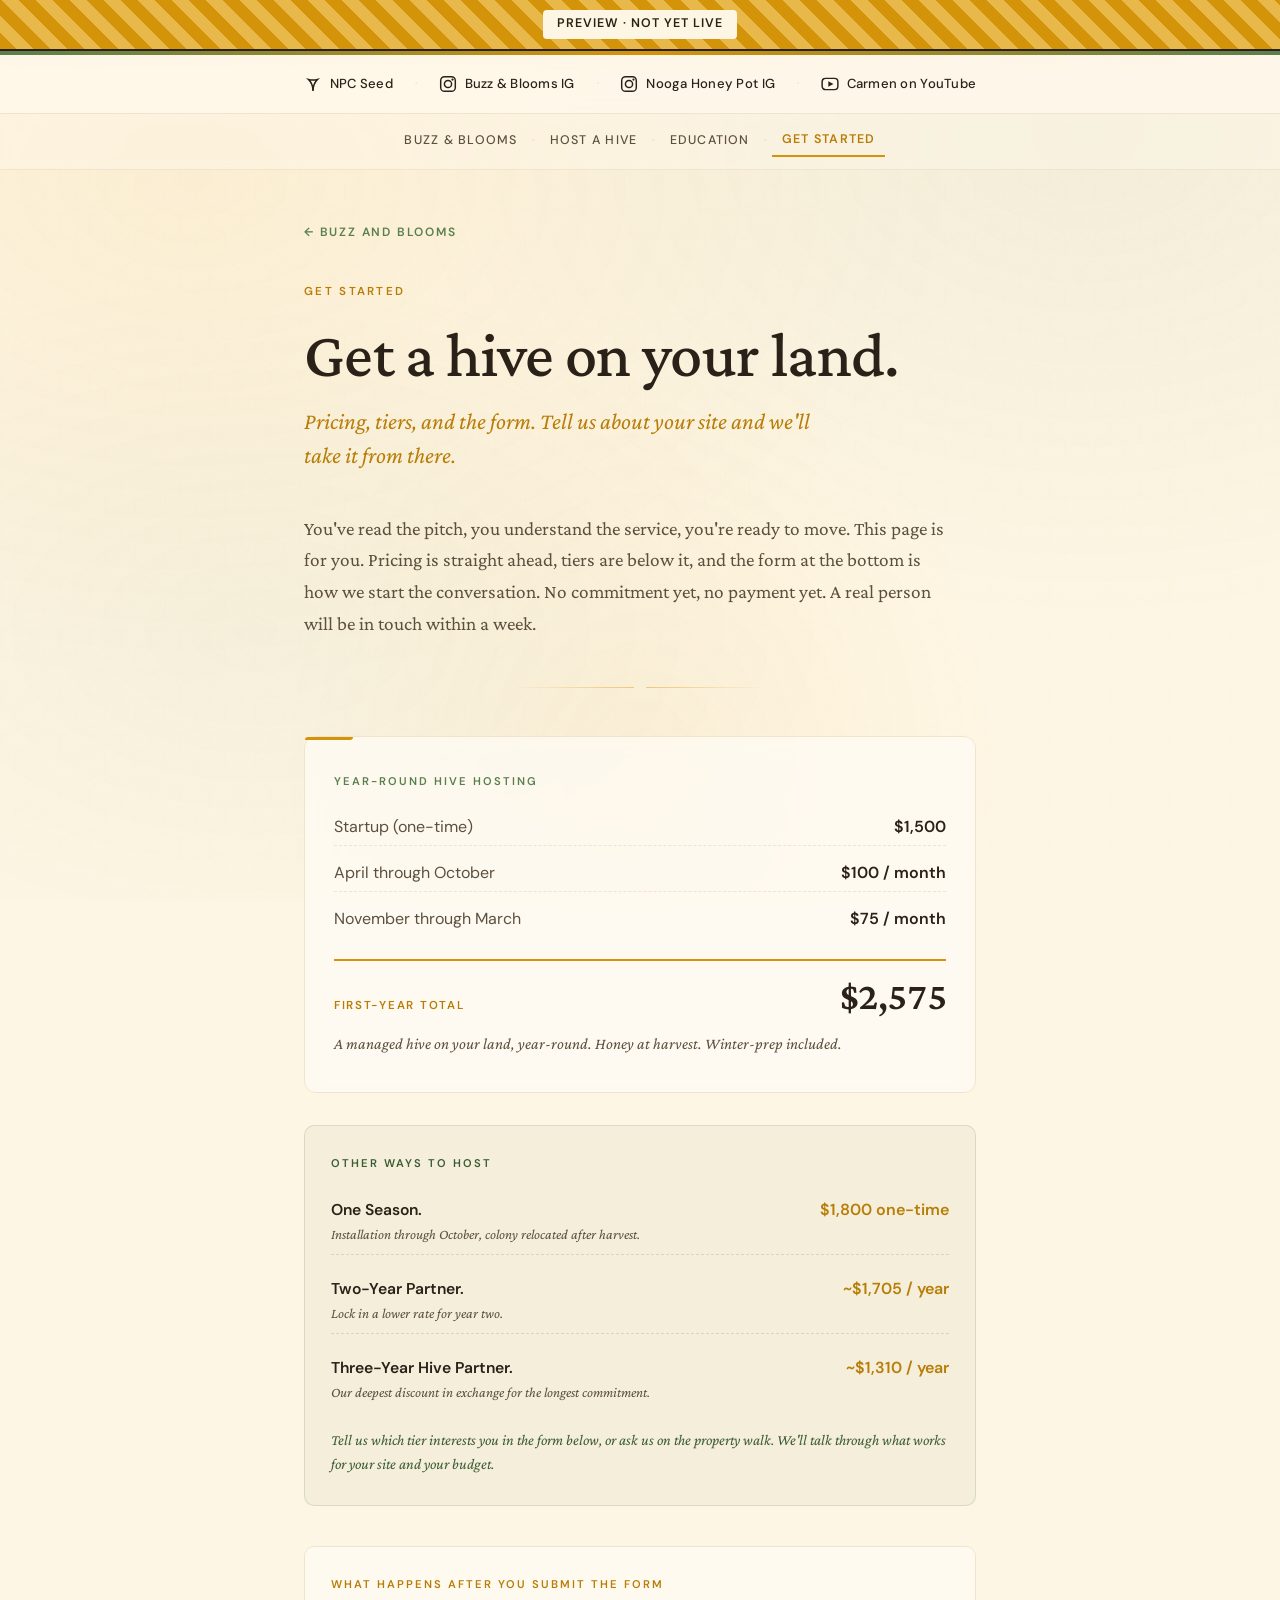
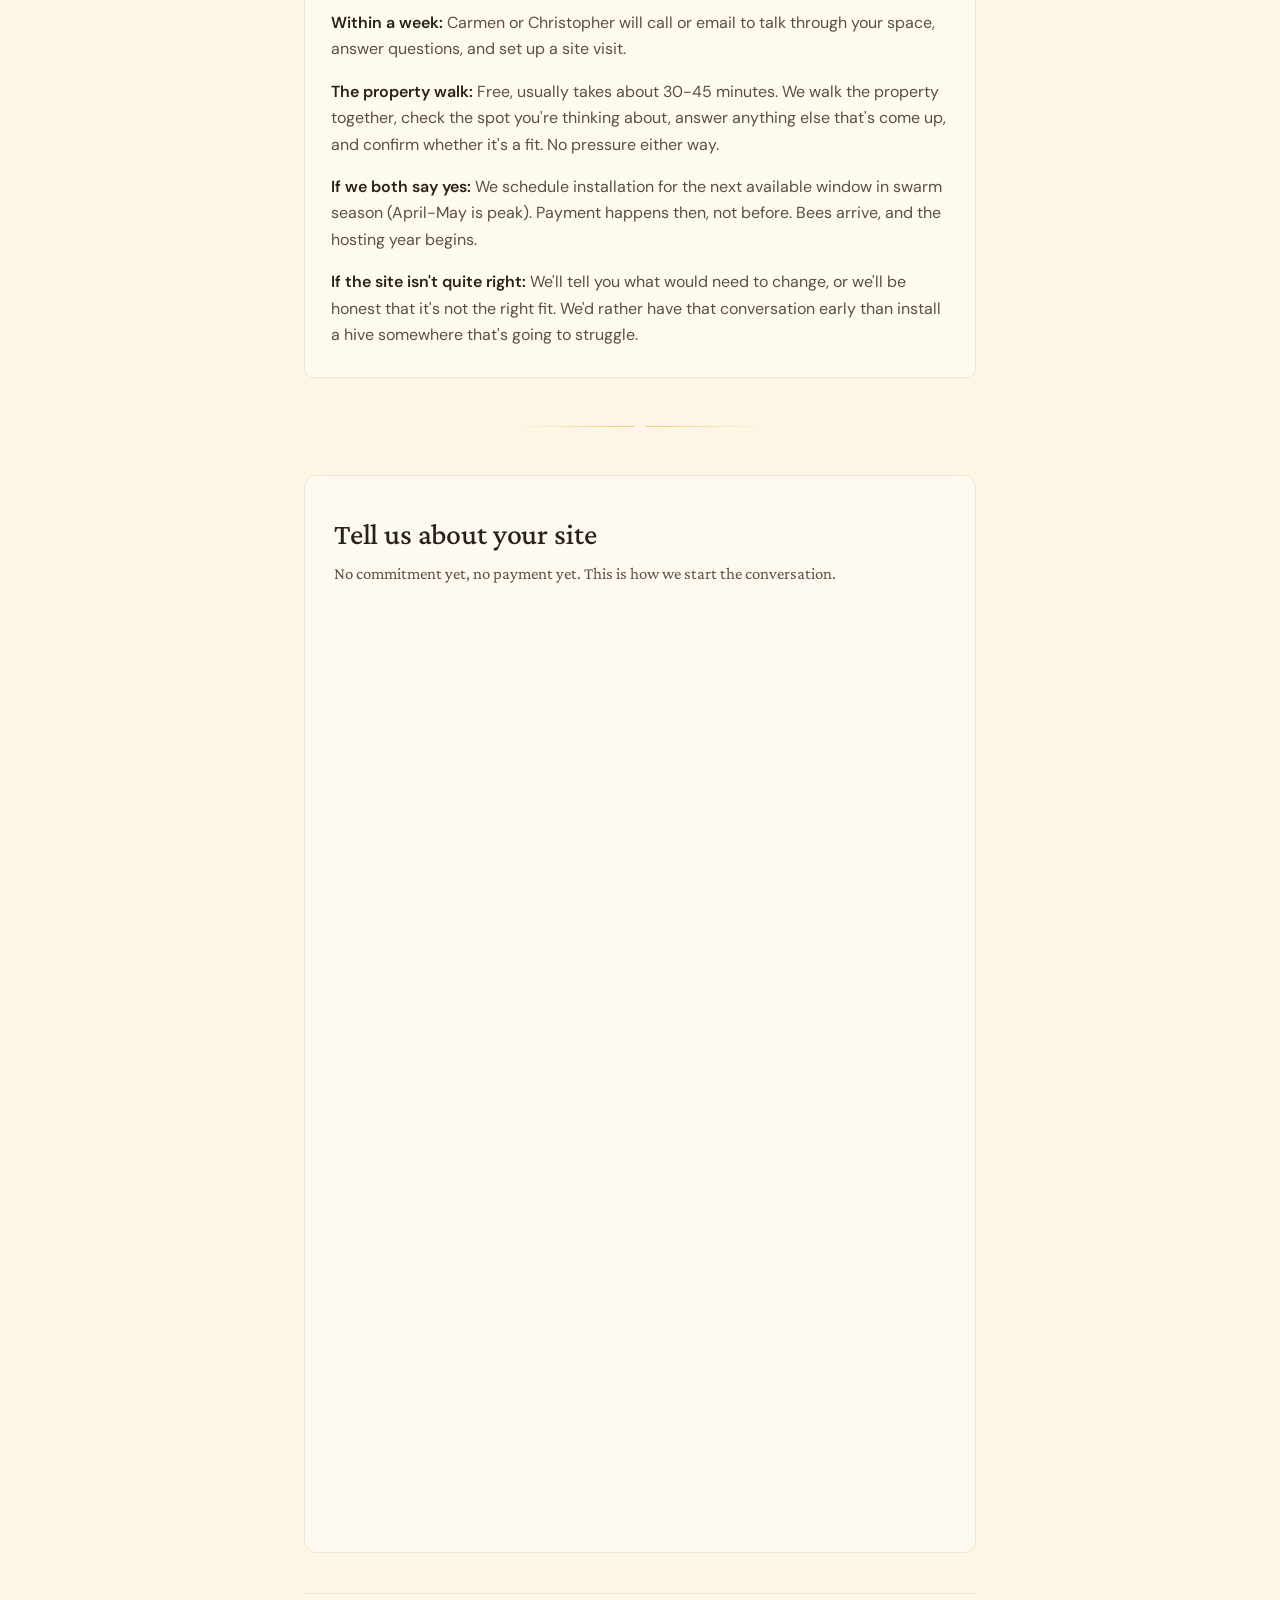
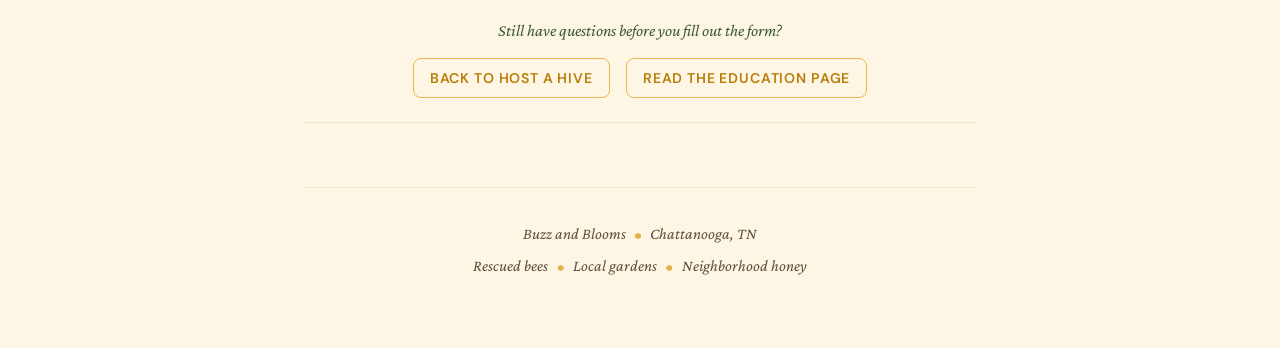
<file: get-started.html>
<!DOCTYPE html>
<html lang="en">
<head>
<meta charset="UTF-8">
<meta name="viewport" content="width=device-width, initial-scale=1.0">
<title>Get Started | Buzz and Blooms</title>
<meta name="description" content="Pricing and the request form. Get a managed beehive on your land in Chattanooga. $1,500 startup plus $100/month in season, $75/month in winter.">
<meta property="og:title" content="Get Started — Buzz and Blooms">
<meta property="og:description" content="Pricing and the request form. Get a managed beehive on your land.">
<meta property="og:type" content="website">
<meta property="og:url" content="https://buzzandbloomschatt.com/get-started.html">

<link rel="preconnect" href="https://fonts.googleapis.com">
<link rel="preconnect" href="https://fonts.gstatic.com" crossorigin>
<link href="https://fonts.googleapis.com/css2?family=Crimson+Pro:ital,wght@0,300;0,400;0,500;0,600;1,300;1,400&family=DM+Sans:wght@400;500;600&display=swap" rel="stylesheet">

<link rel="stylesheet" href="styles.css">

<style>
  /* Get Started page-specific styles */

  .price-block {
    background: rgba(255, 253, 247, 0.7);
    border: 1px solid var(--cream-dark);
    border-radius: 12px;
    padding: 2.2rem 1.8rem;
    margin: 2rem 0;
    backdrop-filter: blur(8px);
    position: relative;
  }
  .price-block::before {
    content: "";
    position: absolute;
    top: 0;
    left: 0;
    width: 48px;
    height: 3px;
    background: var(--honey);
    border-radius: 12px 0 12px 0;
  }

  .price-breakdown {
    display: flex;
    flex-direction: column;
    gap: 0.6rem;
    margin: 1.2rem 0 1.4rem;
  }
  .price-line {
    display: flex;
    justify-content: space-between;
    align-items: baseline;
    font-family: 'DM Sans', sans-serif;
    font-size: 1rem;
    color: var(--ink);
    padding: 0.3rem 0;
    border-bottom: 1px dashed var(--cream-dark);
  }
  .price-line:last-of-type { border-bottom: none; }
  .price-line .label { color: var(--ink-soft); }
  .price-line .amount {
    font-weight: 600;
    color: var(--ink);
    font-variant-numeric: tabular-nums;
  }

  .price-total {
    display: flex;
    justify-content: space-between;
    align-items: baseline;
    padding-top: 1rem;
    border-top: 2px solid var(--honey);
    margin-top: 0.5rem;
  }
  .price-total .label {
    font-family: 'DM Sans', sans-serif;
    font-size: 0.72rem;
    font-weight: 600;
    letter-spacing: 0.15em;
    text-transform: uppercase;
    color: var(--honey-deep);
  }
  .price-total .amount {
    font-family: 'Crimson Pro', serif;
    font-size: 2.4rem;
    font-weight: 600;
    line-height: 1;
    color: var(--ink);
    letter-spacing: -0.01em;
    font-variant-numeric: tabular-nums;
  }

  .price-sub {
    font-family: 'Crimson Pro', serif;
    font-style: italic;
    font-size: 1rem;
    color: var(--ink-soft);
    margin-top: 1rem;
    margin-bottom: 0;
    max-width: none;
  }

  .tiers {
    background: rgba(90, 127, 78, 0.06);
    border: 1px solid rgba(90, 127, 78, 0.18);
    border-radius: 10px;
    padding: 1.8rem 1.6rem;
    margin: 1.5rem 0 2.5rem;
  }
  .tiers h3 { color: var(--sage-deep); margin-bottom: 1rem; }
  .tiers-list {
    list-style: none;
    display: flex;
    flex-direction: column;
    gap: 0.8rem;
  }
  .tiers-list li {
    font-family: 'DM Sans', sans-serif;
    font-size: 0.98rem;
    color: var(--ink-soft);
    padding: 0.5rem 0;
    display: flex;
    justify-content: space-between;
    align-items: baseline;
    gap: 1rem;
    flex-wrap: wrap;
    border-bottom: 1px dashed rgba(90, 127, 78, 0.2);
  }
  .tiers-list li:last-child { border-bottom: none; }
  .tiers-list li strong {
    color: var(--ink);
    font-weight: 600;
  }
  .tiers-list li .tier-desc {
    display: block;
    font-size: 0.88rem;
    color: var(--ink-soft);
    margin-top: 0.1rem;
    font-weight: 400;
    font-family: 'Crimson Pro', serif;
    font-style: italic;
  }
  .tiers-list li .tier-price {
    font-variant-numeric: tabular-nums;
    color: var(--honey-deep);
    font-weight: 600;
    white-space: nowrap;
    font-size: 1rem;
  }
  .tiers-note {
    font-family: 'Crimson Pro', serif;
    font-style: italic;
    font-size: 0.95rem;
    color: var(--sage-deep);
    margin-top: 1rem;
    margin-bottom: 0;
  }

  /* Expectations block - the "know before signing up" section */
  .expectations {
    background: rgba(255, 253, 247, 0.6);
    border: 1px solid var(--cream-dark);
    border-radius: 10px;
    padding: 1.8rem 1.6rem;
    margin: 2rem 0;
    backdrop-filter: blur(4px);
  }
  .expectations h3 {
    color: var(--honey-deep);
    margin-bottom: 1rem;
  }
  .expectations p {
    font-size: 1rem;
    line-height: 1.65;
    margin-bottom: 1rem;
  }
  .expectations p:last-child { margin-bottom: 0; }
  .expectations p strong { color: var(--ink); font-weight: 600; }

  /* Form section */
  .form-wrap {
    background: rgba(255, 253, 247, 0.7);
    padding: 2.5rem 1.8rem;
    border: 1px solid var(--cream-dark);
    border-radius: 12px;
    margin-top: 2rem;
    backdrop-filter: blur(8px);
    scroll-margin-top: 2rem;
  }
  .form-wrap h2 { margin-bottom: 0.6rem; }
  .form-wrap p {
    margin-bottom: 1.5rem;
    font-family: 'Crimson Pro', serif;
    font-size: 1.05rem;
  }
  .form-embed {
    width: 100%;
    border: none;
    background: transparent;
    display: block;
    min-height: 800px;
    border-radius: 8px;
  }

  /* Questions-remaining link block at bottom */
  .questions-remaining {
    text-align: center;
    margin: 2.5rem 0 1rem;
    padding: 1.5rem;
    border-top: 1px solid var(--cream-dark);
    border-bottom: 1px solid var(--cream-dark);
  }
  .questions-remaining p {
    font-family: 'Crimson Pro', serif;
    font-style: italic;
    font-size: 1.05rem;
    color: var(--sage-deep);
    margin-bottom: 0.8rem;
    max-width: none;
  }
  .questions-remaining-links {
    display: flex;
    gap: 1rem;
    justify-content: center;
    flex-wrap: wrap;
  }
  .questions-remaining-links a {
    font-family: 'DM Sans', sans-serif;
    font-size: 0.88rem;
    font-weight: 600;
    letter-spacing: 0.06em;
    text-transform: uppercase;
    color: var(--honey-deep);
    text-decoration: none;
    padding: 0.5rem 1rem;
    border: 1px solid var(--honey-light);
    border-radius: 8px;
    transition: all 0.2s ease;
  }
  .questions-remaining-links a:hover {
    background: rgba(212, 148, 10, 0.08);
    border-color: var(--honey-deep);
    color: var(--ink);
  }

  @media (max-width: 560px) {
    .price-block, .form-wrap, .tiers, .expectations { padding: 1.4rem 1.2rem; }
    .price-total .amount { font-size: 2rem; }
    .tiers-list li { flex-direction: column; gap: 0.2rem; align-items: flex-start; }
  }
</style>

</head>
<body>

<!-- Preview banner -->
<div class="preview-banner">
  <span>Preview · Not yet live</span>
</div>

<div class="accent-bar"></div>

<!-- Link bar -->
<div class="link-bar">
  <div class="link-bar-inner">
    <a href="https://www.npcseeds.org/seeds/0ba0ef82-71f8-458d-8ea9-48633b9c30ae" target="_blank" rel="noopener" aria-label="National Park City Seed">
      <svg viewBox="0 0 16 16" fill="none" stroke="currentColor" stroke-width="1.4" xmlns="http://www.w3.org/2000/svg"><path d="M8 14 Q8 8 4 4 Q8 5 12 4 Q8 8 8 14Z"/><line x1="8" y1="14" x2="8" y2="9"/></svg>
      <span>NPC Seed</span>
    </a>
    <span class="link-sep">·</span>
    <a href="https://www.instagram.com/buzzandbloomschatt/" target="_blank" rel="noopener" aria-label="Buzz and Blooms on Instagram">
      <svg viewBox="0 0 16 16" fill="none" stroke="currentColor" stroke-width="1.3" xmlns="http://www.w3.org/2000/svg"><rect x="1.5" y="1.5" width="13" height="13" rx="3.5"/><circle cx="8" cy="8" r="3.2"/><circle cx="12" cy="4" r="1" fill="currentColor" stroke="none"/></svg>
      <span>Buzz &amp; Blooms IG</span>
    </a>
    <span class="link-sep">·</span>
    <a href="https://www.instagram.com/noogahoneypot/" target="_blank" rel="noopener" aria-label="Nooga Honey Pot on Instagram">
      <svg viewBox="0 0 16 16" fill="none" stroke="currentColor" stroke-width="1.3" xmlns="http://www.w3.org/2000/svg"><rect x="1.5" y="1.5" width="13" height="13" rx="3.5"/><circle cx="8" cy="8" r="3.2"/><circle cx="12" cy="4" r="1" fill="currentColor" stroke="none"/></svg>
      <span>Nooga Honey Pot IG</span>
    </a>
    <span class="link-sep">·</span>
    <a href="https://www.youtube.com/@noogahoneypot" target="_blank" rel="noopener" aria-label="Nooga Honey Pot on YouTube">
      <svg viewBox="0 0 16 16" fill="none" stroke="currentColor" stroke-width="1.3" xmlns="http://www.w3.org/2000/svg"><rect x="1" y="3" width="14" height="10" rx="3"/><polygon points="6.5,5.5 11,8 6.5,10.5" fill="currentColor" stroke="none"/></svg>
      <span>Carmen on YouTube</span>
    </a>
  </div>
</div>

<!-- Page strip (lateral navigation between site pages) -->
<nav class="page-strip" aria-label="Site pages">
  <div class="page-strip-inner">
    <a href="index.html">Buzz &amp; Blooms</a>
    <span class="page-strip-sep">·</span>
    <a href="host-a-hive.html">Host a Hive</a>
    <span class="page-strip-sep">·</span>
    <a href="education.html">Education</a>
    <span class="page-strip-sep">·</span>
    <span class="page-strip-current">Get Started</span>
  </div>
</nav>

<!-- Flying bees -->
<div class="bee" aria-hidden="true"><svg viewBox="0 0 22 22" xmlns="http://www.w3.org/2000/svg"><ellipse cx="13" cy="11" rx="6.5" ry="4.5" fill="#D4940A" opacity="0.85"/><line x1="9.5" y1="7" x2="9.5" y2="15" stroke="#2A2118" stroke-width="1" opacity="0.45"/><line x1="13" y1="6.5" x2="13" y2="15.5" stroke="#2A2118" stroke-width="1" opacity="0.45"/><circle cx="6" cy="11" r="2.8" fill="#2A2118" opacity="0.5"/><ellipse cx="10" cy="5.5" rx="4.5" ry="2.8" fill="none" stroke="#D4940A" stroke-width="0.6" opacity="0.4" transform="rotate(-15, 10, 5.5)"/><ellipse cx="14" cy="5" rx="4" ry="2.5" fill="none" stroke="#D4940A" stroke-width="0.6" opacity="0.3" transform="rotate(-20, 14, 5)"/></svg></div>
<div class="bee" aria-hidden="true"><svg viewBox="0 0 22 22" xmlns="http://www.w3.org/2000/svg"><ellipse cx="13" cy="11" rx="6.5" ry="4.5" fill="#D4940A" opacity="0.85"/><line x1="9.5" y1="7" x2="9.5" y2="15" stroke="#2A2118" stroke-width="1" opacity="0.45"/><line x1="13" y1="6.5" x2="13" y2="15.5" stroke="#2A2118" stroke-width="1" opacity="0.45"/><circle cx="6" cy="11" r="2.8" fill="#2A2118" opacity="0.5"/><ellipse cx="10" cy="5.5" rx="4.5" ry="2.8" fill="none" stroke="#D4940A" stroke-width="0.6" opacity="0.4" transform="rotate(-15, 10, 5.5)"/><ellipse cx="14" cy="5" rx="4" ry="2.5" fill="none" stroke="#D4940A" stroke-width="0.6" opacity="0.3" transform="rotate(-20, 14, 5)"/></svg></div>
<div class="bee" aria-hidden="true"><svg viewBox="0 0 22 22" xmlns="http://www.w3.org/2000/svg"><ellipse cx="13" cy="11" rx="6.5" ry="4.5" fill="#D4940A" opacity="0.85"/><line x1="9.5" y1="7" x2="9.5" y2="15" stroke="#2A2118" stroke-width="1" opacity="0.45"/><line x1="13" y1="6.5" x2="13" y2="15.5" stroke="#2A2118" stroke-width="1" opacity="0.45"/><circle cx="6" cy="11" r="2.8" fill="#2A2118" opacity="0.5"/><ellipse cx="10" cy="5.5" rx="4.5" ry="2.8" fill="none" stroke="#D4940A" stroke-width="0.6" opacity="0.4" transform="rotate(-15, 10, 5.5)"/><ellipse cx="14" cy="5" rx="4" ry="2.5" fill="none" stroke="#D4940A" stroke-width="0.6" opacity="0.3" transform="rotate(-20, 14, 5)"/></svg></div>
<div class="bee" aria-hidden="true"><svg viewBox="0 0 22 22" xmlns="http://www.w3.org/2000/svg"><ellipse cx="13" cy="11" rx="6.5" ry="4.5" fill="#D4940A" opacity="0.85"/><line x1="9.5" y1="7" x2="9.5" y2="15" stroke="#2A2118" stroke-width="1" opacity="0.45"/><line x1="13" y1="6.5" x2="13" y2="15.5" stroke="#2A2118" stroke-width="1" opacity="0.45"/><circle cx="6" cy="11" r="2.8" fill="#2A2118" opacity="0.5"/><ellipse cx="10" cy="5.5" rx="4.5" ry="2.8" fill="none" stroke="#D4940A" stroke-width="0.6" opacity="0.4" transform="rotate(-15, 10, 5.5)"/><ellipse cx="14" cy="5" rx="4" ry="2.5" fill="none" stroke="#D4940A" stroke-width="0.6" opacity="0.3" transform="rotate(-20, 14, 5)"/></svg></div>
<div class="bee" aria-hidden="true"><svg viewBox="0 0 22 22" xmlns="http://www.w3.org/2000/svg"><ellipse cx="13" cy="11" rx="6.5" ry="4.5" fill="#D4940A" opacity="0.85"/><line x1="9.5" y1="7" x2="9.5" y2="15" stroke="#2A2118" stroke-width="1" opacity="0.45"/><line x1="13" y1="6.5" x2="13" y2="15.5" stroke="#2A2118" stroke-width="1" opacity="0.45"/><circle cx="6" cy="11" r="2.8" fill="#2A2118" opacity="0.5"/><ellipse cx="10" cy="5.5" rx="4.5" ry="2.8" fill="none" stroke="#D4940A" stroke-width="0.6" opacity="0.4" transform="rotate(-15, 10, 5.5)"/><ellipse cx="14" cy="5" rx="4" ry="2.5" fill="none" stroke="#D4940A" stroke-width="0.6" opacity="0.3" transform="rotate(-20, 14, 5)"/></svg></div>
<div class="bee" aria-hidden="true"><svg viewBox="0 0 22 22" xmlns="http://www.w3.org/2000/svg"><ellipse cx="13" cy="11" rx="6.5" ry="4.5" fill="#D4940A" opacity="0.85"/><line x1="9.5" y1="7" x2="9.5" y2="15" stroke="#2A2118" stroke-width="1" opacity="0.45"/><line x1="13" y1="6.5" x2="13" y2="15.5" stroke="#2A2118" stroke-width="1" opacity="0.45"/><circle cx="6" cy="11" r="2.8" fill="#2A2118" opacity="0.5"/><ellipse cx="10" cy="5.5" rx="4.5" ry="2.8" fill="none" stroke="#D4940A" stroke-width="0.6" opacity="0.4" transform="rotate(-15, 10, 5.5)"/><ellipse cx="14" cy="5" rx="4" ry="2.5" fill="none" stroke="#D4940A" stroke-width="0.6" opacity="0.3" transform="rotate(-20, 14, 5)"/></svg></div>
<div class="bee" aria-hidden="true"><svg viewBox="0 0 22 22" xmlns="http://www.w3.org/2000/svg"><ellipse cx="13" cy="11" rx="6.5" ry="4.5" fill="#D4940A" opacity="0.85"/><line x1="9.5" y1="7" x2="9.5" y2="15" stroke="#2A2118" stroke-width="1" opacity="0.45"/><line x1="13" y1="6.5" x2="13" y2="15.5" stroke="#2A2118" stroke-width="1" opacity="0.45"/><circle cx="6" cy="11" r="2.8" fill="#2A2118" opacity="0.5"/><ellipse cx="10" cy="5.5" rx="4.5" ry="2.8" fill="none" stroke="#D4940A" stroke-width="0.6" opacity="0.4" transform="rotate(-15, 10, 5.5)"/><ellipse cx="14" cy="5" rx="4" ry="2.5" fill="none" stroke="#D4940A" stroke-width="0.6" opacity="0.3" transform="rotate(-20, 14, 5)"/></svg></div>
<div class="bee" aria-hidden="true"><svg viewBox="0 0 22 22" xmlns="http://www.w3.org/2000/svg"><ellipse cx="13" cy="11" rx="6.5" ry="4.5" fill="#D4940A" opacity="0.85"/><line x1="9.5" y1="7" x2="9.5" y2="15" stroke="#2A2118" stroke-width="1" opacity="0.45"/><line x1="13" y1="6.5" x2="13" y2="15.5" stroke="#2A2118" stroke-width="1" opacity="0.45"/><circle cx="6" cy="11" r="2.8" fill="#2A2118" opacity="0.5"/><ellipse cx="10" cy="5.5" rx="4.5" ry="2.8" fill="none" stroke="#D4940A" stroke-width="0.6" opacity="0.4" transform="rotate(-15, 10, 5.5)"/><ellipse cx="14" cy="5" rx="4" ry="2.5" fill="none" stroke="#D4940A" stroke-width="0.6" opacity="0.3" transform="rotate(-20, 14, 5)"/></svg></div>

<main class="page">

  <a href="index.html" class="back">Buzz and Blooms</a>

  <section class="hero">
    <div class="eyebrow">Get Started</div>
    <h1>Get a hive on your land.</h1>
    <p class="lede">Pricing, tiers, and the form. Tell us about your site and we'll take it from there.</p>
  </section>

  <p class="large">
    You've read the pitch, you understand the service, you're ready to move. This page is for you. Pricing is straight ahead, tiers are below it, and the form at the bottom is how we start the conversation. No commitment yet, no payment yet. A real person will be in touch within a week.
  </p>

  <hr class="rule">

  <div class="price-block">
    <h3>Year-Round Hive Hosting</h3>

    <div class="price-breakdown">
      <div class="price-line">
        <span class="label">Startup (one-time)</span>
        <span class="amount">$1,500</span>
      </div>
      <div class="price-line">
        <span class="label">April through October</span>
        <span class="amount">$100 / month</span>
      </div>
      <div class="price-line">
        <span class="label">November through March</span>
        <span class="amount">$75 / month</span>
      </div>
    </div>

    <div class="price-total">
      <span class="label">First-year total</span>
      <span class="amount">$2,575</span>
    </div>

    <p class="price-sub">A managed hive on your land, year-round. Honey at harvest. Winter-prep included.</p>
  </div>

  <div class="tiers">
    <h3>Other ways to host</h3>
    <ul class="tiers-list">
      <li>
        <span>
          <strong>One Season.</strong>
          <span class="tier-desc">Installation through October, colony relocated after harvest.</span>
        </span>
        <span class="tier-price">$1,800 one-time</span>
      </li>
      <li>
        <span>
          <strong>Two-Year Partner.</strong>
          <span class="tier-desc">Lock in a lower rate for year two.</span>
        </span>
        <span class="tier-price">~$1,705 / year</span>
      </li>
      <li>
        <span>
          <strong>Three-Year Hive Partner.</strong>
          <span class="tier-desc">Our deepest discount in exchange for the longest commitment.</span>
        </span>
        <span class="tier-price">~$1,310 / year</span>
      </li>
    </ul>
    <p class="tiers-note">Tell us which tier interests you in the form below, or ask us on the property walk. We'll talk through what works for your site and your budget.</p>
  </div>

  <div class="expectations">
    <h3>What happens after you submit the form</h3>
    <p>
      <strong>Within a week:</strong> Carmen or Christopher will call or email to talk through your space, answer questions, and set up a site visit.
    </p>
    <p>
      <strong>The property walk:</strong> Free, usually takes about 30-45 minutes. We walk the property together, check the spot you're thinking about, answer anything else that's come up, and confirm whether it's a fit. No pressure either way.
    </p>
    <p>
      <strong>If we both say yes:</strong> We schedule installation for the next available window in swarm season (April-May is peak). Payment happens then, not before. Bees arrive, and the hosting year begins.
    </p>
    <p>
      <strong>If the site isn't quite right:</strong> We'll tell you what would need to change, or we'll be honest that it's not the right fit. We'd rather have that conversation early than install a hive somewhere that's going to struggle.
    </p>
  </div>

  <hr class="rule">

  <div class="form-wrap" id="request">

    <h2>Tell us about your site</h2>
    <p>No commitment yet, no payment yet. This is how we start the conversation.</p>

    <!--
      =====================================================================
      GOOGLE FORM EMBED
      =====================================================================
      Form is live. Any submissions during staging review will trigger
      real notifications. Christopher is aware and okay with this.
      To swap: replace the src URL with a new form's embed URL from
      Send > <> embed icon in Google Forms.
      =====================================================================
    -->

    <iframe
      class="form-embed"
      src="https://docs.google.com/forms/d/e/1FAIpQLSfy9Sv-R9Fy1M9M7gBDBlhWEAdrTcVzBOyRucDA3hbSRGOSMQ/viewform?embedded=true"
      width="100%"
      height="900"
      frameborder="0"
      marginheight="0"
      marginwidth="0">
      Loading form...
    </iframe>

  </div>

  <div class="questions-remaining">
    <p>Still have questions before you fill out the form?</p>
    <div class="questions-remaining-links">
      <a href="host-a-hive.html">Back to Host a Hive</a>
      <a href="education.html">Read the Education page</a>
    </div>
  </div>

  <footer>
    <p>Buzz and Blooms <span class="hex-mark"></span> Chattanooga, TN</p>
    <p>Rescued bees <span class="hex-mark"></span> Local gardens <span class="hex-mark"></span> Neighborhood honey</p>
  </footer>

</main>

</body>
</html>
</file>
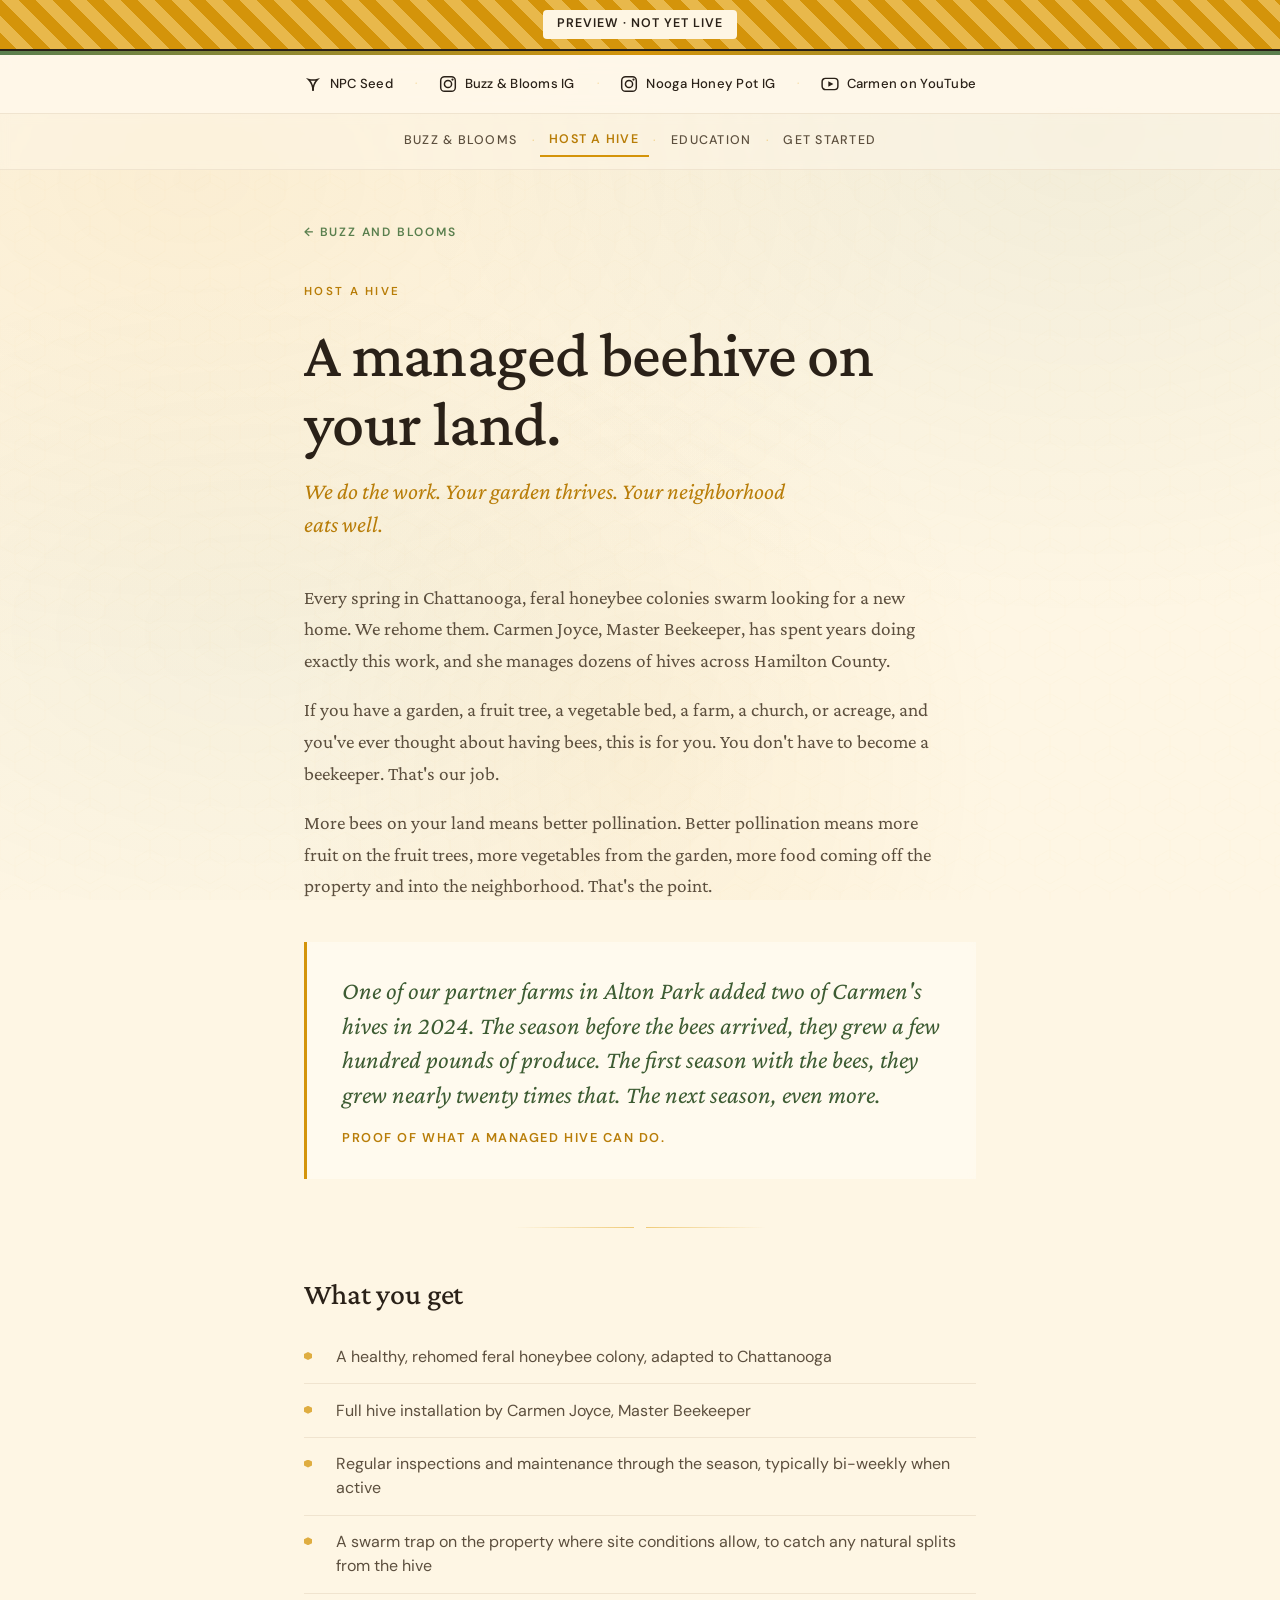
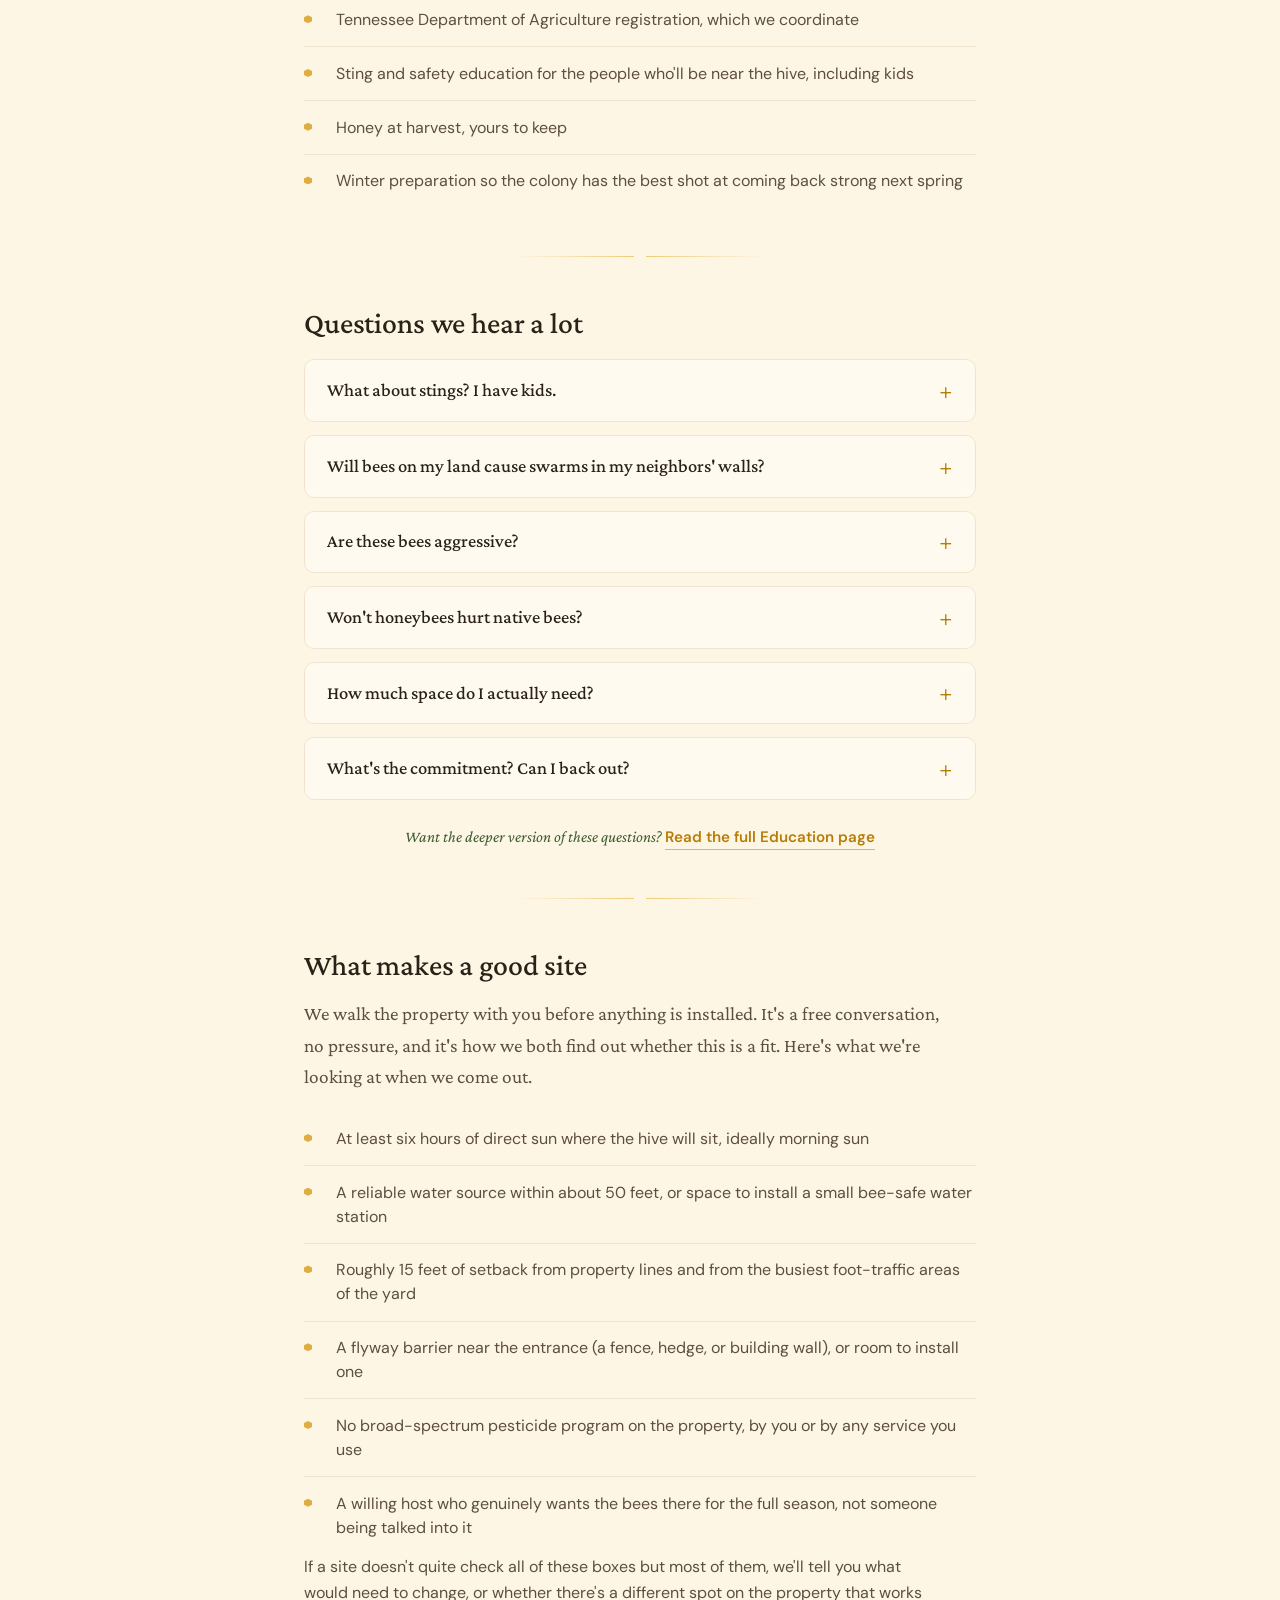
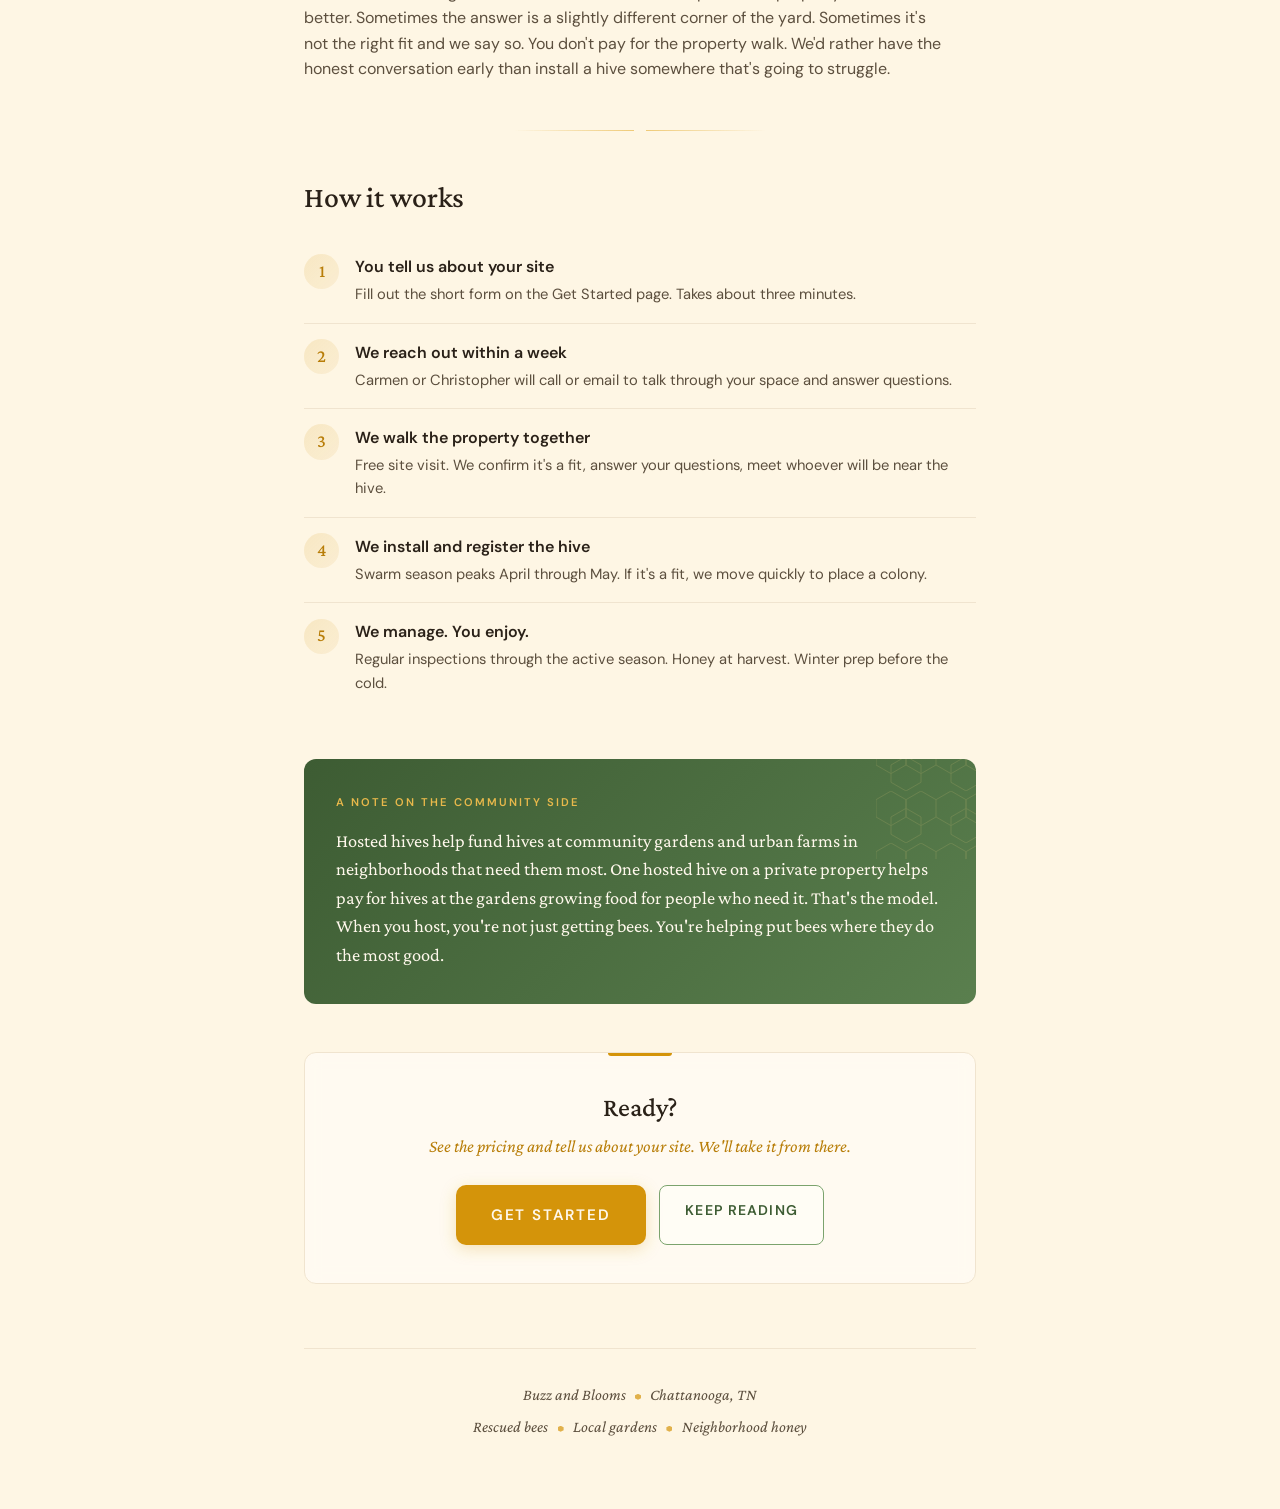
<file: host-a-hive.html>
<!DOCTYPE html>
<html lang="en">
<head>
<meta charset="UTF-8">
<meta name="viewport" content="width=device-width, initial-scale=1.0">
<title>Host a Hive | Buzz and Blooms</title>
<meta name="description" content="A managed beehive on your land. We do the work. Your garden thrives. Your neighborhood eats well. Learn how hosting works with Buzz and Blooms in Chattanooga.">
<meta property="og:title" content="Host a Hive — Buzz and Blooms">
<meta property="og:description" content="A managed beehive on your land. We do the work. Your garden thrives. Your neighborhood eats well.">
<meta property="og:type" content="website">
<meta property="og:url" content="https://buzzandbloomschatt.com/host-a-hive.html">

<link rel="preconnect" href="https://fonts.googleapis.com">
<link rel="preconnect" href="https://fonts.gstatic.com" crossorigin>
<link href="https://fonts.googleapis.com/css2?family=Crimson+Pro:ital,wght@0,300;0,400;0,500;0,600;1,300;1,400&family=DM+Sans:wght@400;500;600&display=swap" rel="stylesheet">

<link rel="stylesheet" href="styles.css">

<style>
  /* Host-a-Hive specific styles */
  .pullquote {
    font-family: 'Crimson Pro', serif;
    font-style: italic;
    font-size: clamp(1.3rem, 2.6vw, 1.55rem);
    line-height: 1.4;
    color: var(--sage-deep);
    padding: 2rem 1.8rem 2rem 2.2rem;
    margin: 2.5rem 0;
    border-left: 3px solid var(--honey);
    background: rgba(255, 253, 247, 0.5);
    backdrop-filter: blur(4px);
  }
  .pullquote-attribution {
    display: block;
    font-family: 'DM Sans', sans-serif;
    font-style: normal;
    font-size: 0.8rem;
    font-weight: 600;
    letter-spacing: 0.12em;
    text-transform: uppercase;
    color: var(--honey-deep);
    margin-top: 1rem;
  }

  .steps {
    counter-reset: step;
    list-style: none;
    margin: 1.5rem 0;
  }
  .steps li {
    counter-increment: step;
    padding: 1rem 0 1rem 3.2rem;
    position: relative;
    font-size: 1rem;
    border-bottom: 1px solid var(--cream-dark);
  }
  .steps li:last-child { border-bottom: none; }
  .steps li::before {
    content: counter(step);
    position: absolute;
    left: 0;
    top: 0.95rem;
    width: 2.2rem;
    height: 2.2rem;
    border-radius: 50%;
    background: linear-gradient(135deg, rgba(212, 148, 10, 0.15), rgba(212, 148, 10, 0.08));
    color: var(--honey-deep);
    font-family: 'Crimson Pro', serif;
    font-weight: 500;
    font-size: 1.15rem;
    display: flex;
    align-items: center;
    justify-content: center;
  }
  .steps li strong {
    display: block;
    font-family: 'DM Sans', sans-serif;
    font-weight: 600;
    color: var(--ink);
    margin-bottom: 0.2rem;
    font-size: 1rem;
  }
  .steps li span {
    color: var(--ink-soft);
    font-size: 0.92rem;
    display: block;
  }

  .community {
    background: linear-gradient(135deg, var(--sage-deep), var(--sage));
    color: var(--cream);
    padding: 2.2rem 2rem;
    margin: 3rem 0;
    border-radius: 12px;
    position: relative;
    overflow: hidden;
  }
  .community::before {
    content: "";
    position: absolute;
    top: -20px;
    right: -20px;
    width: 120px;
    height: 120px;
    background-image: url("data:image/svg+xml,%3Csvg width='60' height='52' viewBox='0 0 60 52' xmlns='http://www.w3.org/2000/svg'%3E%3Cpath d='M15 0 L30 8.66 L30 25.98 L15 34.64 L0 25.98 L0 8.66Z' fill='none' stroke='%23F5D280' stroke-width='1'/%3E%3Cpath d='M45 0 L60 8.66 L60 25.98 L45 34.64 L30 25.98 L30 8.66Z' fill='none' stroke='%23F5D280' stroke-width='1'/%3E%3Cpath d='M30 17.32 L45 25.98 L45 43.3 L30 51.96 L15 43.3 L15 25.98Z' fill='none' stroke='%23F5D280' stroke-width='1'/%3E%3C/svg%3E");
    opacity: 0.15;
    pointer-events: none;
  }
  .community h3 {
    color: var(--honey-light);
    margin-bottom: 0.9rem;
    position: relative;
  }
  .community p {
    font-family: 'Crimson Pro', serif;
    color: var(--cream);
    font-size: 1.15rem;
    line-height: 1.55;
    max-width: none;
    margin-bottom: 0;
    position: relative;
  }

  /* Final CTA block - prominent route to Get Started */
  .final-cta {
    background: rgba(255, 253, 247, 0.7);
    border: 1px solid var(--cream-dark);
    border-radius: 12px;
    padding: 2.4rem 1.8rem;
    margin: 3rem 0 1rem;
    text-align: center;
    backdrop-filter: blur(8px);
    position: relative;
  }
  .final-cta::before {
    content: "";
    position: absolute;
    top: 0;
    left: 50%;
    transform: translateX(-50%);
    width: 64px;
    height: 3px;
    background: var(--honey);
    border-radius: 0 0 4px 4px;
  }
  .final-cta h2 {
    margin-bottom: 0.5rem;
    font-size: 1.65rem;
  }
  .final-cta p {
    font-family: 'Crimson Pro', serif;
    font-style: italic;
    font-size: 1.1rem;
    color: var(--honey-deep);
    margin: 0 auto 1.6rem;
    max-width: 28rem;
  }
  .final-cta-actions {
    display: flex;
    gap: 0.8rem;
    justify-content: center;
    flex-wrap: wrap;
  }

  .more-link-block {
    text-align: center;
    margin: 1.5rem 0 2rem;
    font-family: 'Crimson Pro', serif;
    font-style: italic;
    font-size: 1rem;
    color: var(--sage-deep);
  }
  .more-link-block a {
    color: var(--honey-deep);
    font-weight: 600;
    font-style: normal;
    font-family: 'DM Sans', sans-serif;
    font-size: 0.95rem;
    text-decoration: none;
    border-bottom: 1px solid var(--honey-light);
    padding-bottom: 2px;
    transition: all 0.2s ease;
  }
  .more-link-block a:hover {
    color: var(--ink);
    border-color: var(--ink);
  }
</style>

</head>
<body>

<!-- Preview banner (REMOVE for production launch) -->
<div class="preview-banner">
  <span>Preview · Not yet live</span>
</div>

<div class="accent-bar"></div>

<!-- Link bar (shared across pages) -->
<div class="link-bar">
  <div class="link-bar-inner">
    <a href="https://www.npcseeds.org/seeds/0ba0ef82-71f8-458d-8ea9-48633b9c30ae" target="_blank" rel="noopener" aria-label="National Park City Seed">
      <svg viewBox="0 0 16 16" fill="none" stroke="currentColor" stroke-width="1.4" xmlns="http://www.w3.org/2000/svg"><path d="M8 14 Q8 8 4 4 Q8 5 12 4 Q8 8 8 14Z"/><line x1="8" y1="14" x2="8" y2="9"/></svg>
      <span>NPC Seed</span>
    </a>
    <span class="link-sep">·</span>
    <a href="https://www.instagram.com/buzzandbloomschatt/" target="_blank" rel="noopener" aria-label="Buzz and Blooms on Instagram">
      <svg viewBox="0 0 16 16" fill="none" stroke="currentColor" stroke-width="1.3" xmlns="http://www.w3.org/2000/svg"><rect x="1.5" y="1.5" width="13" height="13" rx="3.5"/><circle cx="8" cy="8" r="3.2"/><circle cx="12" cy="4" r="1" fill="currentColor" stroke="none"/></svg>
      <span>Buzz &amp; Blooms IG</span>
    </a>
    <span class="link-sep">·</span>
    <a href="https://www.instagram.com/noogahoneypot/" target="_blank" rel="noopener" aria-label="Nooga Honey Pot on Instagram">
      <svg viewBox="0 0 16 16" fill="none" stroke="currentColor" stroke-width="1.3" xmlns="http://www.w3.org/2000/svg"><rect x="1.5" y="1.5" width="13" height="13" rx="3.5"/><circle cx="8" cy="8" r="3.2"/><circle cx="12" cy="4" r="1" fill="currentColor" stroke="none"/></svg>
      <span>Nooga Honey Pot IG</span>
    </a>
    <span class="link-sep">·</span>
    <a href="https://www.youtube.com/@noogahoneypot" target="_blank" rel="noopener" aria-label="Nooga Honey Pot on YouTube">
      <svg viewBox="0 0 16 16" fill="none" stroke="currentColor" stroke-width="1.3" xmlns="http://www.w3.org/2000/svg"><rect x="1" y="3" width="14" height="10" rx="3"/><polygon points="6.5,5.5 11,8 6.5,10.5" fill="currentColor" stroke="none"/></svg>
      <span>Carmen on YouTube</span>
    </a>
  </div>
</div>

<!-- Page strip (lateral navigation between site pages) -->
<nav class="page-strip" aria-label="Site pages">
  <div class="page-strip-inner">
    <a href="index.html">Buzz &amp; Blooms</a>
    <span class="page-strip-sep">·</span>
    <span class="page-strip-current">Host a Hive</span>
    <span class="page-strip-sep">·</span>
    <a href="education.html">Education</a>
    <span class="page-strip-sep">·</span>
    <a href="get-started.html">Get Started</a>
  </div>
</nav>

<!-- Flying bees -->
<div class="bee" aria-hidden="true"><svg viewBox="0 0 22 22" xmlns="http://www.w3.org/2000/svg"><ellipse cx="13" cy="11" rx="6.5" ry="4.5" fill="#D4940A" opacity="0.85"/><line x1="9.5" y1="7" x2="9.5" y2="15" stroke="#2A2118" stroke-width="1" opacity="0.45"/><line x1="13" y1="6.5" x2="13" y2="15.5" stroke="#2A2118" stroke-width="1" opacity="0.45"/><circle cx="6" cy="11" r="2.8" fill="#2A2118" opacity="0.5"/><ellipse cx="10" cy="5.5" rx="4.5" ry="2.8" fill="none" stroke="#D4940A" stroke-width="0.6" opacity="0.4" transform="rotate(-15, 10, 5.5)"/><ellipse cx="14" cy="5" rx="4" ry="2.5" fill="none" stroke="#D4940A" stroke-width="0.6" opacity="0.3" transform="rotate(-20, 14, 5)"/></svg></div>
<div class="bee" aria-hidden="true"><svg viewBox="0 0 22 22" xmlns="http://www.w3.org/2000/svg"><ellipse cx="13" cy="11" rx="6.5" ry="4.5" fill="#D4940A" opacity="0.85"/><line x1="9.5" y1="7" x2="9.5" y2="15" stroke="#2A2118" stroke-width="1" opacity="0.45"/><line x1="13" y1="6.5" x2="13" y2="15.5" stroke="#2A2118" stroke-width="1" opacity="0.45"/><circle cx="6" cy="11" r="2.8" fill="#2A2118" opacity="0.5"/><ellipse cx="10" cy="5.5" rx="4.5" ry="2.8" fill="none" stroke="#D4940A" stroke-width="0.6" opacity="0.4" transform="rotate(-15, 10, 5.5)"/><ellipse cx="14" cy="5" rx="4" ry="2.5" fill="none" stroke="#D4940A" stroke-width="0.6" opacity="0.3" transform="rotate(-20, 14, 5)"/></svg></div>
<div class="bee" aria-hidden="true"><svg viewBox="0 0 22 22" xmlns="http://www.w3.org/2000/svg"><ellipse cx="13" cy="11" rx="6.5" ry="4.5" fill="#D4940A" opacity="0.85"/><line x1="9.5" y1="7" x2="9.5" y2="15" stroke="#2A2118" stroke-width="1" opacity="0.45"/><line x1="13" y1="6.5" x2="13" y2="15.5" stroke="#2A2118" stroke-width="1" opacity="0.45"/><circle cx="6" cy="11" r="2.8" fill="#2A2118" opacity="0.5"/><ellipse cx="10" cy="5.5" rx="4.5" ry="2.8" fill="none" stroke="#D4940A" stroke-width="0.6" opacity="0.4" transform="rotate(-15, 10, 5.5)"/><ellipse cx="14" cy="5" rx="4" ry="2.5" fill="none" stroke="#D4940A" stroke-width="0.6" opacity="0.3" transform="rotate(-20, 14, 5)"/></svg></div>
<div class="bee" aria-hidden="true"><svg viewBox="0 0 22 22" xmlns="http://www.w3.org/2000/svg"><ellipse cx="13" cy="11" rx="6.5" ry="4.5" fill="#D4940A" opacity="0.85"/><line x1="9.5" y1="7" x2="9.5" y2="15" stroke="#2A2118" stroke-width="1" opacity="0.45"/><line x1="13" y1="6.5" x2="13" y2="15.5" stroke="#2A2118" stroke-width="1" opacity="0.45"/><circle cx="6" cy="11" r="2.8" fill="#2A2118" opacity="0.5"/><ellipse cx="10" cy="5.5" rx="4.5" ry="2.8" fill="none" stroke="#D4940A" stroke-width="0.6" opacity="0.4" transform="rotate(-15, 10, 5.5)"/><ellipse cx="14" cy="5" rx="4" ry="2.5" fill="none" stroke="#D4940A" stroke-width="0.6" opacity="0.3" transform="rotate(-20, 14, 5)"/></svg></div>
<div class="bee" aria-hidden="true"><svg viewBox="0 0 22 22" xmlns="http://www.w3.org/2000/svg"><ellipse cx="13" cy="11" rx="6.5" ry="4.5" fill="#D4940A" opacity="0.85"/><line x1="9.5" y1="7" x2="9.5" y2="15" stroke="#2A2118" stroke-width="1" opacity="0.45"/><line x1="13" y1="6.5" x2="13" y2="15.5" stroke="#2A2118" stroke-width="1" opacity="0.45"/><circle cx="6" cy="11" r="2.8" fill="#2A2118" opacity="0.5"/><ellipse cx="10" cy="5.5" rx="4.5" ry="2.8" fill="none" stroke="#D4940A" stroke-width="0.6" opacity="0.4" transform="rotate(-15, 10, 5.5)"/><ellipse cx="14" cy="5" rx="4" ry="2.5" fill="none" stroke="#D4940A" stroke-width="0.6" opacity="0.3" transform="rotate(-20, 14, 5)"/></svg></div>
<div class="bee" aria-hidden="true"><svg viewBox="0 0 22 22" xmlns="http://www.w3.org/2000/svg"><ellipse cx="13" cy="11" rx="6.5" ry="4.5" fill="#D4940A" opacity="0.85"/><line x1="9.5" y1="7" x2="9.5" y2="15" stroke="#2A2118" stroke-width="1" opacity="0.45"/><line x1="13" y1="6.5" x2="13" y2="15.5" stroke="#2A2118" stroke-width="1" opacity="0.45"/><circle cx="6" cy="11" r="2.8" fill="#2A2118" opacity="0.5"/><ellipse cx="10" cy="5.5" rx="4.5" ry="2.8" fill="none" stroke="#D4940A" stroke-width="0.6" opacity="0.4" transform="rotate(-15, 10, 5.5)"/><ellipse cx="14" cy="5" rx="4" ry="2.5" fill="none" stroke="#D4940A" stroke-width="0.6" opacity="0.3" transform="rotate(-20, 14, 5)"/></svg></div>
<div class="bee" aria-hidden="true"><svg viewBox="0 0 22 22" xmlns="http://www.w3.org/2000/svg"><ellipse cx="13" cy="11" rx="6.5" ry="4.5" fill="#D4940A" opacity="0.85"/><line x1="9.5" y1="7" x2="9.5" y2="15" stroke="#2A2118" stroke-width="1" opacity="0.45"/><line x1="13" y1="6.5" x2="13" y2="15.5" stroke="#2A2118" stroke-width="1" opacity="0.45"/><circle cx="6" cy="11" r="2.8" fill="#2A2118" opacity="0.5"/><ellipse cx="10" cy="5.5" rx="4.5" ry="2.8" fill="none" stroke="#D4940A" stroke-width="0.6" opacity="0.4" transform="rotate(-15, 10, 5.5)"/><ellipse cx="14" cy="5" rx="4" ry="2.5" fill="none" stroke="#D4940A" stroke-width="0.6" opacity="0.3" transform="rotate(-20, 14, 5)"/></svg></div>
<div class="bee" aria-hidden="true"><svg viewBox="0 0 22 22" xmlns="http://www.w3.org/2000/svg"><ellipse cx="13" cy="11" rx="6.5" ry="4.5" fill="#D4940A" opacity="0.85"/><line x1="9.5" y1="7" x2="9.5" y2="15" stroke="#2A2118" stroke-width="1" opacity="0.45"/><line x1="13" y1="6.5" x2="13" y2="15.5" stroke="#2A2118" stroke-width="1" opacity="0.45"/><circle cx="6" cy="11" r="2.8" fill="#2A2118" opacity="0.5"/><ellipse cx="10" cy="5.5" rx="4.5" ry="2.8" fill="none" stroke="#D4940A" stroke-width="0.6" opacity="0.4" transform="rotate(-15, 10, 5.5)"/><ellipse cx="14" cy="5" rx="4" ry="2.5" fill="none" stroke="#D4940A" stroke-width="0.6" opacity="0.3" transform="rotate(-20, 14, 5)"/></svg></div>

<main class="page">

  <a href="index.html" class="back">Buzz and Blooms</a>

  <section class="hero">
    <div class="eyebrow">Host a Hive</div>
    <h1>A managed beehive on your land.</h1>
    <p class="lede">We do the work. Your garden thrives. Your neighborhood eats well.</p>
  </section>

  <p class="large">
    Every spring in Chattanooga, feral honeybee colonies swarm looking for a new home. We rehome them. Carmen Joyce, Master Beekeeper, has spent years doing exactly this work, and she manages dozens of hives across Hamilton County.
  </p>

  <p class="large">
    If you have a garden, a fruit tree, a vegetable bed, a farm, a church, or acreage, and you've ever thought about having bees, this is for you. You don't have to become a beekeeper. That's our job.
  </p>

  <p class="large">
    More bees on your land means better pollination. Better pollination means more fruit on the fruit trees, more vegetables from the garden, more food coming off the property and into the neighborhood. That's the point.
  </p>

  <div class="pullquote">
    One of our partner farms in Alton Park added two of Carmen's hives in 2024. The season before the bees arrived, they grew a few hundred pounds of produce. The first season with the bees, they grew nearly twenty times that. The next season, even more.
    <span class="pullquote-attribution">Proof of what a managed hive can do.</span>
  </div>

  <hr class="rule">

  <h2>What you get</h2>

  <ul class="gets">
    <li>A healthy, rehomed feral honeybee colony, adapted to Chattanooga</li>
    <li>Full hive installation by Carmen Joyce, Master Beekeeper</li>
    <li>Regular inspections and maintenance through the season, typically bi-weekly when active</li>
    <li>A swarm trap on the property where site conditions allow, to catch any natural splits from the hive</li>
    <li>Tennessee Department of Agriculture registration, which we coordinate</li>
    <li>Sting and safety education for the people who'll be near the hive, including kids</li>
    <li>Honey at harvest, yours to keep</li>
    <li>Winter preparation so the colony has the best shot at coming back strong next spring</li>
  </ul>

  <hr class="rule">

  <h2 id="faqs">Questions we hear a lot</h2>

  <div class="faq-accordion">

    <details class="faq-item">
      <summary>What about stings? I have kids.</summary>
      <div class="faq-body">
        <p>
          A fair worry, and one we take head-on before any bees arrive. Carmen walks the site with the people who'll be around the hive, including kids, and explains how to move near a managed colony without triggering defensive behavior. Honeybees at a well-managed hive are generally calm and focused on foraging, not on people. Most stings people blame on bees actually come from yellow jackets or hornets, which are different insects with different temperaments.
        </p>
        <p>
          The reality most hosts settle into is that the bees become part of the landscape. People garden next to them, mow near them, play near them. Kids who learn the difference between a honeybee and a wasp, and learn to move calmly near the hive, rarely have incidents.
        </p>
        <a href="education.html" class="faq-body-link">More on what hosting looks like</a>
      </div>
    </details>

    <details class="faq-item">
      <summary>Will bees on my land cause swarms in my neighbors' walls?</summary>
      <div class="faq-body">
        <p>
          Honeybees naturally want to split and find new homes, especially in spring. We plan for this. At each site, where conditions allow, we install a <strong>swarm trap</strong> near the hive. If the colony splits, the trap catches the new swarm before it wanders. Carmen collects it and rehomes it. A hosted hive actually makes your neighborhood <em>less</em> likely to see problem swarms, not more, because we're actively managing the split risk instead of hoping it doesn't happen.
        </p>
        <p>
          This is already what Carmen does across Hamilton County when someone calls about a swarm on their porch or in a wall. A hosted hive with a swarm trap turns your property into part of the solution.
        </p>
      </div>
    </details>

    <details class="faq-item">
      <summary>Are these bees aggressive?</summary>
      <div class="faq-body">
        <p>
          No. Tennessee is well north of the range where Africanized honeybees have established, so that's not a concern here. Our colonies are locally-adapted European honeybees that Carmen rehomes from swarms across Hamilton County. She evaluates each colony's temperament before installing it at a host site, and if a colony ever turns hot, she requeens it with a gentler queen. That's a standard beekeeping remedy, and we use it when we need to.
        </p>
        <p>
          Temperament varies between colonies, which is why we take the time to match the right colony with the right site. A home with young children gets a different match than a remote farm, and both get bees that have been observed and assessed first.
        </p>
      </div>
    </details>

    <details class="faq-item">
      <summary>Won't honeybees hurt native bees?</summary>
      <div class="faq-body">
        <p>
          A real question, and one we take seriously. The research on competition between honeybees and native bees points to resource-scarce wildlands as the main area of concern, not the resource-rich gardens and small farms where we place our hives. We don't import bees from out of state. We aim to plant Tennessee natives like coneflower, beebalm, and mountain mint at our sites, which research suggests can help offset competitive effects and support ground-nesting and specialist bees alongside the managed hive.
        </p>
        <p>
          We also ask every host to commit to a no-pesticide practice. Pesticide use and habitat loss are the top drivers of native bee decline nationally, and a garden that's genuinely chemical-free is the single most meaningful thing a landowner can offer any pollinator, honeybee or otherwise.
        </p>
        <a href="education.html" class="faq-body-link">Go deeper on native bees and pollinators</a>
      </div>
    </details>

    <details class="faq-item">
      <summary>How much space do I actually need?</summary>
      <div class="faq-body">
        <p>
          Less than most people think. The hive itself takes up about two square feet, roughly the footprint of a large planter. What matters more than total yard size is the quality of the spot: at least six hours of direct sun, a reliable water source within 50 feet (or space to install one), and a flyway barrier near the entrance like a fence, hedge, or building wall that forces the bees to fly up and over, not out at face level.
        </p>
        <p>
          A typical residential backyard can comfortably host one hive. Community gardens and church grounds can often host two. Larger properties, farms, and rural sites can host more if forage and access permit. We walk the property with you before installation to confirm the fit.
        </p>
      </div>
    </details>

    <details class="faq-item">
      <summary>What's the commitment? Can I back out?</summary>
      <div class="faq-body">
        <p>
          We ask hosts to commit to a full season at minimum, because that's what the bees need to establish. Starting a colony in May and pulling it out in July is hard on the bees and doesn't give the host a real experience of what hosting feels like. After a full season, you can end the arrangement with reasonable notice and we'll relocate the colony to another site.
        </p>
        <p>
          If you're uncertain and want to start small, our one-season tier covers installation through October and then we relocate. If you know you want bees long-term, our multi-year partner tiers lock in lower rates in exchange for the commitment. Both the bees and your wallet benefit from continuity, but we're not going to pressure you into a year-round arrangement if a one-season trial is what makes sense for you.
        </p>
        <a href="get-started.html" class="faq-body-link">See the tiers on Get Started</a>
      </div>
    </details>

  </div>

  <div class="more-link-block">
    Want the deeper version of these questions? <a href="education.html">Read the full Education page</a>
  </div>

  <hr class="rule">

  <h2>What makes a good site</h2>

  <p class="large">
    We walk the property with you before anything is installed. It's a free conversation, no pressure, and it's how we both find out whether this is a fit. Here's what we're looking at when we come out.
  </p>

  <ul class="gets">
    <li>At least six hours of direct sun where the hive will sit, ideally morning sun</li>
    <li>A reliable water source within about 50 feet, or space to install a small bee-safe water station</li>
    <li>Roughly 15 feet of setback from property lines and from the busiest foot-traffic areas of the yard</li>
    <li>A flyway barrier near the entrance (a fence, hedge, or building wall), or room to install one</li>
    <li>No broad-spectrum pesticide program on the property, by you or by any service you use</li>
    <li>A willing host who genuinely wants the bees there for the full season, not someone being talked into it</li>
  </ul>

  <p>
    If a site doesn't quite check all of these boxes but most of them, we'll tell you what would need to change, or whether there's a different spot on the property that works better. Sometimes the answer is a slightly different corner of the yard. Sometimes it's not the right fit and we say so. You don't pay for the property walk. We'd rather have the honest conversation early than install a hive somewhere that's going to struggle.
  </p>

  <hr class="rule">

  <h2>How it works</h2>

  <ol class="steps">
    <li>
      <strong>You tell us about your site</strong>
      <span>Fill out the short form on the Get Started page. Takes about three minutes.</span>
    </li>
    <li>
      <strong>We reach out within a week</strong>
      <span>Carmen or Christopher will call or email to talk through your space and answer questions.</span>
    </li>
    <li>
      <strong>We walk the property together</strong>
      <span>Free site visit. We confirm it's a fit, answer your questions, meet whoever will be near the hive.</span>
    </li>
    <li>
      <strong>We install and register the hive</strong>
      <span>Swarm season peaks April through May. If it's a fit, we move quickly to place a colony.</span>
    </li>
    <li>
      <strong>We manage. You enjoy.</strong>
      <span>Regular inspections through the active season. Honey at harvest. Winter prep before the cold.</span>
    </li>
  </ol>

  <div class="community">
    <h3>A note on the community side</h3>
    <p>Hosted hives help fund hives at community gardens and urban farms in neighborhoods that need them most. One hosted hive on a private property helps pay for hives at the gardens growing food for people who need it. That's the model. When you host, you're not just getting bees. You're helping put bees where they do the most good.</p>
  </div>

  <!-- Final CTA - the whole page funnels here -->
  <div class="final-cta">
    <h2>Ready?</h2>
    <p>See the pricing and tell us about your site. We'll take it from there.</p>
    <div class="final-cta-actions">
      <a href="get-started.html" class="cta">Get Started</a>
      <a href="education.html" class="cta-secondary">Keep Reading</a>
    </div>
  </div>

  <footer>
    <p>Buzz and Blooms <span class="hex-mark"></span> Chattanooga, TN</p>
    <p>Rescued bees <span class="hex-mark"></span> Local gardens <span class="hex-mark"></span> Neighborhood honey</p>
  </footer>

</main>

</body>
</html>
</file>
<file: styles.css>
/* =====================================================================
   BUZZ AND BLOOMS — SHARED STYLESHEET
   Used by: index.html, host-a-hive.html, education.html, get-started.html
   Edit this one file and every page updates.
   ===================================================================== */

:root {
  --honey: #D4940A;
  --honey-deep: #B87D08;
  --honey-light: #E8B84B;
  --honey-glow: #F5D280;
  --sage: #5A7F4E;
  --sage-light: #7BA36D;
  --sage-deep: #3D5C33;
  --cream: #FFF8EC;
  --cream-dark: #F0E4CF;
  --ink: #2A2118;
  --ink-soft: #5C4F3E;
  --warm-bg: #FEF6E4;
}

* { margin: 0; padding: 0; box-sizing: border-box; }

html {
  font-size: 16px;
  -webkit-font-smoothing: antialiased;
  -moz-osx-font-smoothing: grayscale;
  scroll-behavior: smooth;
}

body {
  background: var(--warm-bg);
  color: var(--ink);
  font-family: 'DM Sans', sans-serif;
  min-height: 100vh;
  overflow-x: hidden;
  position: relative;
  line-height: 1.6;
}

body::before {
  content: '';
  position: fixed;
  inset: 0;
  background:
    radial-gradient(ellipse at 15% 20%, rgba(212, 148, 10, 0.08) 0%, transparent 50%),
    radial-gradient(ellipse at 85% 15%, rgba(90, 127, 78, 0.07) 0%, transparent 45%),
    radial-gradient(ellipse at 50% 85%, rgba(212, 148, 10, 0.06) 0%, transparent 40%),
    radial-gradient(ellipse at 20% 70%, rgba(90, 127, 78, 0.05) 0%, transparent 40%);
  pointer-events: none;
  z-index: 0;
}

body::after {
  content: '';
  position: fixed;
  inset: 0;
  opacity: 0.018;
  background-image: url("data:image/svg+xml,%3Csvg width='60' height='52' viewBox='0 0 60 52' xmlns='http://www.w3.org/2000/svg'%3E%3Cpath d='M15 0 L30 8.66 L30 25.98 L15 34.64 L0 25.98 L0 8.66Z' fill='none' stroke='%23D4940A' stroke-width='1'/%3E%3Cpath d='M45 0 L60 8.66 L60 25.98 L45 34.64 L30 25.98 L30 8.66Z' fill='none' stroke='%23D4940A' stroke-width='1'/%3E%3Cpath d='M30 17.32 L45 25.98 L45 43.3 L30 51.96 L15 43.3 L15 25.98Z' fill='none' stroke='%23D4940A' stroke-width='1'/%3E%3C/svg%3E");
  pointer-events: none;
  z-index: 0;
}

/* ---------- Preview banner (only shown on staging) ---------- */
.preview-banner {
  background: repeating-linear-gradient(45deg, var(--honey), var(--honey) 12px, var(--honey-light) 12px, var(--honey-light) 24px);
  color: var(--ink);
  font-family: 'DM Sans', sans-serif;
  font-size: 0.78rem;
  font-weight: 600;
  letter-spacing: 0.12em;
  text-transform: uppercase;
  text-align: center;
  padding: 0.6rem 1rem;
  position: relative;
  z-index: 20;
  border-bottom: 2px solid var(--ink);
}
.preview-banner span {
  background: var(--warm-bg);
  padding: 0.3rem 0.9rem;
  border-radius: 4px;
  display: inline-block;
  letter-spacing: 0.08em;
}

/* ---------- Top accent bar ---------- */
.accent-bar {
  width: 100%;
  height: 4px;
  background: linear-gradient(90deg, var(--sage), var(--honey), var(--sage));
  position: relative;
  z-index: 10;
}

/* ---------- Link bar in header ---------- */
.link-bar {
  position: relative;
  z-index: 10;
  background: rgba(255, 248, 236, 0.85);
  border-bottom: 1px solid var(--cream-dark);
  padding: 0.6rem 1rem;
  backdrop-filter: blur(8px);
}
.link-bar-inner {
  max-width: 920px;
  margin: 0 auto;
  display: flex;
  justify-content: center;
  align-items: center;
  gap: 0.4rem;
  flex-wrap: wrap;
}
.link-bar a {
  display: inline-flex;
  align-items: center;
  gap: 0.5rem;
  padding: 0.5rem 0.9rem;
  border-radius: 8px;
  color: var(--ink);
  text-decoration: none;
  font-family: 'DM Sans', sans-serif;
  font-size: 0.82rem;
  font-weight: 500;
  letter-spacing: 0.02em;
  transition: all 0.2s ease;
  border: 1px solid transparent;
}
.link-bar a:hover {
  background: rgba(255, 253, 247, 0.8);
  border-color: var(--cream-dark);
  color: var(--honey-deep);
}
.link-bar a svg {
  width: 18px;
  height: 18px;
  flex-shrink: 0;
}
.link-bar .link-sep {
  color: var(--honey-light);
  opacity: 0.6;
  font-size: 0.7rem;
  user-select: none;
}

/* ---------- Page strip (lateral navigation) ---------- */
.page-strip {
  position: relative;
  z-index: 9;
  padding: 0.7rem 1rem 0.8rem;
  text-align: center;
  border-bottom: 1px solid var(--cream-dark);
  background: rgba(255, 248, 236, 0.4);
  backdrop-filter: blur(4px);
}
.page-strip-inner {
  max-width: 920px;
  margin: 0 auto;
  display: flex;
  justify-content: center;
  align-items: center;
  gap: 0.3rem;
  flex-wrap: wrap;
  font-family: 'DM Sans', sans-serif;
  font-size: 0.78rem;
  font-weight: 500;
  letter-spacing: 0.1em;
  text-transform: uppercase;
}
.page-strip a {
  color: var(--ink-soft);
  text-decoration: none;
  padding: 0.3rem 0.6rem;
  border-radius: 4px;
  transition: all 0.2s ease;
}
.page-strip a:hover {
  color: var(--honey-deep);
  background: rgba(212, 148, 10, 0.06);
}
.page-strip .page-strip-current {
  color: var(--honey-deep);
  padding: 0.3rem 0.6rem;
  border-bottom: 2px solid var(--honey);
  border-radius: 0;
  font-weight: 600;
}
.page-strip .page-strip-sep {
  color: var(--honey-light);
  opacity: 0.6;
  font-size: 0.7rem;
  user-select: none;
}

@media (max-width: 640px) {
  .page-strip { padding: 0.5rem 0.5rem 0.6rem; }
  .page-strip-inner {
    gap: 0.1rem;
    font-size: 0.72rem;
  }
  .page-strip a, .page-strip .page-strip-current {
    padding: 0.25rem 0.4rem;
  }
}

/* ---------- Flying bees ---------- */
.bee {
  position: fixed;
  width: 22px;
  height: 22px;
  opacity: 0;
  pointer-events: none;
  z-index: 0;
}
.bee svg { width: 100%; height: 100%; }

.bee:nth-of-type(1) { animation: fly1 18s ease-in-out infinite 0s; }
.bee:nth-of-type(2) { animation: fly2 22s ease-in-out infinite 4s; }
.bee:nth-of-type(3) { animation: fly3 20s ease-in-out infinite 8s; }
.bee:nth-of-type(4) { animation: fly4 25s ease-in-out infinite 2s; width: 18px; height: 18px; }
.bee:nth-of-type(5) { animation: fly5 19s ease-in-out infinite 10s; width: 16px; height: 16px; }
.bee:nth-of-type(6) { animation: fly6 23s ease-in-out infinite 5s; }
.bee:nth-of-type(7) { animation: fly7 21s ease-in-out infinite 14s; width: 19px; height: 19px; }
.bee:nth-of-type(8) { animation: fly8 24s ease-in-out infinite 1s; width: 17px; height: 17px; }

@keyframes fly1 {
  0% { transform: translate(-5vw, 60vh) rotate(20deg) scaleX(-1); opacity: 0; }
  5% { opacity: 0.35; }
  25% { transform: translate(30vw, 30vh) rotate(-5deg) scaleX(-1); }
  50% { transform: translate(55vw, 50vh) rotate(15deg) scaleX(-1); opacity: 0.3; }
  75% { transform: translate(80vw, 20vh) rotate(-10deg) scaleX(-1); }
  95% { opacity: 0; }
  100% { transform: translate(105vw, 40vh) rotate(10deg) scaleX(-1); opacity: 0; }
}
@keyframes fly2 {
  0% { transform: translate(105vw, 25vh) rotate(-15deg); opacity: 0; }
  5% { opacity: 0.3; }
  30% { transform: translate(65vw, 55vh) rotate(10deg); }
  55% { transform: translate(35vw, 35vh) rotate(-8deg); opacity: 0.25; }
  80% { transform: translate(10vw, 60vh) rotate(12deg); }
  95% { opacity: 0; }
  100% { transform: translate(-10vw, 45vh) rotate(-5deg); opacity: 0; }
}
@keyframes fly3 {
  0% { transform: translate(20vw, -5vh) rotate(10deg) scaleX(-1); opacity: 0; }
  5% { opacity: 0.28; }
  35% { transform: translate(50vw, 40vh) rotate(-12deg) scaleX(-1); }
  65% { transform: translate(70vw, 70vh) rotate(8deg) scaleX(-1); opacity: 0.25; }
  95% { opacity: 0; }
  100% { transform: translate(90vw, 105vh) rotate(-5deg) scaleX(-1); opacity: 0; }
}
@keyframes fly4 {
  0% { transform: translate(90vw, 80vh) rotate(-10deg); opacity: 0; }
  5% { opacity: 0.3; }
  20% { transform: translate(70vw, 45vh) rotate(15deg); }
  45% { transform: translate(40vw, 65vh) rotate(-5deg); opacity: 0.28; }
  70% { transform: translate(15vw, 30vh) rotate(10deg); }
  95% { opacity: 0; }
  100% { transform: translate(-10vw, 15vh) rotate(-8deg); opacity: 0; }
}
@keyframes fly5 {
  0% { transform: translate(-8vw, 20vh) rotate(5deg) scaleX(-1); opacity: 0; }
  5% { opacity: 0.25; }
  30% { transform: translate(25vw, 75vh) rotate(-15deg) scaleX(-1); }
  60% { transform: translate(60vw, 45vh) rotate(8deg) scaleX(-1); opacity: 0.22; }
  95% { opacity: 0; }
  100% { transform: translate(105vw, 65vh) rotate(-5deg) scaleX(-1); opacity: 0; }
}
@keyframes fly6 {
  0% { transform: translate(50vw, -8vh) rotate(12deg); opacity: 0; }
  5% { opacity: 0.32; }
  25% { transform: translate(75vw, 30vh) rotate(-8deg); }
  50% { transform: translate(45vw, 55vh) rotate(15deg); opacity: 0.27; }
  75% { transform: translate(20vw, 80vh) rotate(-12deg); }
  95% { opacity: 0; }
  100% { transform: translate(-5vw, 95vh) rotate(5deg); opacity: 0; }
}
@keyframes fly7 {
  0% { transform: translate(110vw, 70vh) rotate(-20deg) scaleX(-1); opacity: 0; }
  5% { opacity: 0.26; }
  35% { transform: translate(55vw, 20vh) rotate(10deg) scaleX(-1); }
  65% { transform: translate(25vw, 50vh) rotate(-6deg) scaleX(-1); opacity: 0.24; }
  95% { opacity: 0; }
  100% { transform: translate(-15vw, 35vh) rotate(12deg) scaleX(-1); opacity: 0; }
}
@keyframes fly8 {
  0% { transform: translate(10vw, 105vh) rotate(8deg); opacity: 0; }
  5% { opacity: 0.28; }
  25% { transform: translate(35vw, 60vh) rotate(-12deg); }
  50% { transform: translate(65vw, 85vh) rotate(6deg); opacity: 0.25; }
  75% { transform: translate(85vw, 40vh) rotate(-15deg); }
  95% { opacity: 0; }
  100% { transform: translate(108vw, 10vh) rotate(10deg); opacity: 0; }
}

/* ---------- Page layout ---------- */
.page {
  position: relative;
  z-index: 1;
  max-width: 720px;
  margin: 0 auto;
  padding: 3rem 1.5rem 4rem;
}

.page.narrow { max-width: 640px; }
.page.wide { max-width: 920px; }

/* ---------- Back link ---------- */
.back {
  display: inline-block;
  font-family: 'DM Sans', sans-serif;
  font-size: 0.75rem;
  font-weight: 600;
  color: var(--sage);
  text-decoration: none;
  letter-spacing: 0.15em;
  text-transform: uppercase;
  margin-bottom: 2.5rem;
  opacity: 0;
  animation: fadeUp 0.9s ease-out 0.1s forwards;
}
.back:hover { color: var(--ink); }
.back::before { content: "← "; }

/* ---------- Hero ---------- */
.hero {
  margin-bottom: 2.5rem;
  opacity: 0;
  animation: fadeUp 0.9s ease-out 0.25s forwards;
}

.eyebrow {
  font-family: 'DM Sans', sans-serif;
  font-size: 0.72rem;
  font-weight: 600;
  letter-spacing: 0.2em;
  text-transform: uppercase;
  color: var(--honey-deep);
  margin-bottom: 1.2rem;
}

h1 {
  font-family: 'Crimson Pro', serif;
  font-weight: 500;
  font-size: clamp(2.4rem, 7vw, 4rem);
  line-height: 1.08;
  letter-spacing: -0.01em;
  color: var(--ink);
  margin-bottom: 1rem;
}

.lede {
  font-family: 'Crimson Pro', serif;
  font-style: italic;
  font-size: clamp(1.15rem, 2.5vw, 1.45rem);
  line-height: 1.45;
  color: var(--honey-deep);
  max-width: 32rem;
  font-weight: 400;
}

/* ---------- Typography ---------- */
p {
  margin-bottom: 1rem;
  max-width: 40rem;
  font-size: 1rem;
  color: var(--ink-soft);
}
p.large {
  font-family: 'Crimson Pro', serif;
  font-size: 1.2rem;
  line-height: 1.65;
  color: var(--ink-soft);
  margin-bottom: 1.1rem;
}

a.inline {
  color: var(--honey-deep);
  text-decoration: underline;
  text-decoration-thickness: 1px;
  text-underline-offset: 3px;
  transition: color 0.2s ease;
}
a.inline:hover { color: var(--ink); }

h2 {
  font-family: 'Crimson Pro', serif;
  font-weight: 500;
  font-size: 1.85rem;
  line-height: 1.2;
  color: var(--ink);
  margin-bottom: 1rem;
  letter-spacing: -0.005em;
}

h3 {
  font-family: 'DM Sans', sans-serif;
  font-weight: 600;
  font-size: 0.7rem;
  letter-spacing: 0.18em;
  text-transform: uppercase;
  color: var(--sage);
  margin-bottom: 0.8rem;
}

.section-label {
  font-family: 'DM Sans', sans-serif;
  font-size: 0.72rem;
  font-weight: 600;
  letter-spacing: 0.18em;
  text-transform: uppercase;
  color: var(--sage);
  margin-bottom: 0.6rem;
}

/* ---------- Divider rule ---------- */
.rule {
  border: none;
  display: flex;
  align-items: center;
  justify-content: center;
  gap: 12px;
  margin: 3rem 0;
  opacity: 0.7;
}
.rule::before, .rule::after {
  content: '';
  flex: 1;
  height: 1px;
  max-width: 120px;
}
.rule::before { background: linear-gradient(90deg, transparent, var(--honey-light)); }
.rule::after { background: linear-gradient(90deg, var(--honey-light), transparent); }

/* ---------- Hexagon bullet list ---------- */
.gets { list-style: none; margin: 1.2rem 0 0; }
.gets li {
  padding: 0.9rem 0 0.9rem 2rem;
  border-bottom: 1px solid var(--cream-dark);
  position: relative;
  font-size: 1rem;
  line-height: 1.5;
  color: var(--ink-soft);
}
.gets li:last-child { border-bottom: none; }
.gets li::before {
  content: "";
  position: absolute;
  left: 0;
  top: 1.35rem;
  width: 8px;
  height: 8px;
  background: var(--honey);
  clip-path: polygon(50% 0%, 100% 25%, 100% 75%, 50% 100%, 0% 75%, 0% 25%);
  opacity: 0.75;
}

/* ---------- CTA button ---------- */
.cta {
  display: inline-block;
  background: var(--honey);
  color: var(--cream);
  font-family: 'DM Sans', sans-serif;
  font-weight: 600;
  font-size: 0.95rem;
  letter-spacing: 0.12em;
  text-transform: uppercase;
  text-decoration: none;
  padding: 1.1rem 2.2rem;
  border-radius: 10px;
  box-shadow: 0 4px 16px rgba(212, 148, 10, 0.25);
  transition: all 0.3s ease;
}
.cta:hover {
  background: var(--honey-deep);
  transform: translateY(-2px);
  box-shadow: 0 8px 24px rgba(212, 148, 10, 0.35);
}

.cta-section {
  text-align: center;
  margin: 3rem 0 2rem;
}

.cta-secondary {
  display: inline-block;
  font-family: 'DM Sans', sans-serif;
  font-weight: 600;
  font-size: 0.88rem;
  letter-spacing: 0.08em;
  text-transform: uppercase;
  color: var(--sage-deep);
  text-decoration: none;
  padding: 0.8rem 1.6rem;
  border: 1px solid var(--sage-light);
  border-radius: 8px;
  background: rgba(255, 253, 247, 0.6);
  transition: all 0.25s ease;
}
.cta-secondary:hover {
  background: rgba(90, 127, 78, 0.08);
  border-color: var(--sage-deep);
  color: var(--sage-deep);
}

/* ---------- FAQ dropdowns (landing + host) ---------- */
.faq-accordion {
  margin: 1.2rem 0 1.5rem;
}
.faq-item {
  background: rgba(255, 253, 247, 0.6);
  border: 1px solid var(--cream-dark);
  border-radius: 10px;
  margin-bottom: 0.8rem;
  overflow: hidden;
  backdrop-filter: blur(4px);
}
.faq-item summary {
  font-family: 'Crimson Pro', serif;
  font-weight: 500;
  font-size: 1.15rem;
  color: var(--ink);
  padding: 1.1rem 1.4rem;
  cursor: pointer;
  list-style: none;
  display: flex;
  align-items: center;
  justify-content: space-between;
  gap: 1rem;
  transition: background 0.2s ease;
  line-height: 1.35;
}
.faq-item summary::-webkit-details-marker { display: none; }
.faq-item summary:hover { background: rgba(255, 248, 236, 0.5); }
.faq-item summary::after {
  content: "+";
  font-family: 'Crimson Pro', serif;
  font-size: 1.6rem;
  font-weight: 300;
  color: var(--honey-deep);
  line-height: 1;
  flex-shrink: 0;
  transition: transform 0.3s ease;
}
.faq-item[open] summary::after {
  transform: rotate(45deg);
}
.faq-item[open] summary {
  background: rgba(255, 248, 236, 0.4);
  border-bottom: 1px solid var(--cream-dark);
}
.faq-body {
  padding: 1.2rem 1.4rem 1.3rem;
}
.faq-body p {
  font-size: 1rem;
  color: var(--ink-soft);
  line-height: 1.6;
  margin-bottom: 0.8rem;
}
.faq-body p:last-child { margin-bottom: 0; }
.faq-body p strong { color: var(--ink); font-weight: 600; }
.faq-body a.inline {
  color: var(--honey-deep);
  font-weight: 600;
}
.faq-body-link {
  display: inline-block;
  margin-top: 0.6rem;
  font-family: 'DM Sans', sans-serif;
  font-size: 0.82rem;
  font-weight: 600;
  letter-spacing: 0.06em;
  text-transform: uppercase;
  color: var(--honey-deep);
  text-decoration: none;
  border-bottom: 1px solid var(--honey-light);
  padding-bottom: 2px;
  transition: all 0.2s ease;
}
.faq-body-link:hover {
  color: var(--ink);
  border-color: var(--ink);
}
.faq-body-link::after {
  content: " →";
  display: inline;
}

/* ---------- Footer ---------- */
footer {
  margin-top: 4rem;
  padding-top: 2rem;
  border-top: 1px solid var(--cream-dark);
  font-family: 'Crimson Pro', serif;
  font-style: italic;
  font-size: 0.9rem;
  color: var(--ink-soft);
  text-align: center;
  line-height: 1.7;
}
footer p {
  max-width: none;
  margin-bottom: 0.3rem;
  color: var(--ink-soft);
}

.hex-mark {
  display: inline-block;
  width: 6px;
  height: 6px;
  background: var(--honey);
  clip-path: polygon(50% 0%, 100% 25%, 100% 75%, 50% 100%, 0% 75%, 0% 25%);
  margin: 0 0.4rem;
  vertical-align: middle;
  opacity: 0.7;
}

/* ---------- Animations ---------- */
@keyframes fadeUp {
  from { opacity: 0; transform: translateY(14px); }
  to { opacity: 1; transform: translateY(0); }
}

/* ---------- Mobile ---------- */
@media (max-width: 640px) {
  .link-bar { padding: 0.5rem 0.5rem; }
  .link-bar-inner { gap: 0.2rem; }
  .link-bar a {
    padding: 0.4rem 0.6rem;
    font-size: 0.74rem;
    gap: 0.3rem;
  }
  .link-bar a svg { width: 16px; height: 16px; }
  .link-bar .link-sep { display: none; }
}

@media (max-width: 560px) {
  .page { padding: 2rem 1.25rem 3rem; }
  .faq-item summary {
    font-size: 1.05rem;
    padding: 1rem 1.1rem;
  }
  .faq-body { padding: 1rem 1.1rem 1.1rem; }
  .cta { padding: 1rem 1.7rem; font-size: 0.9rem; }
}
</file>
